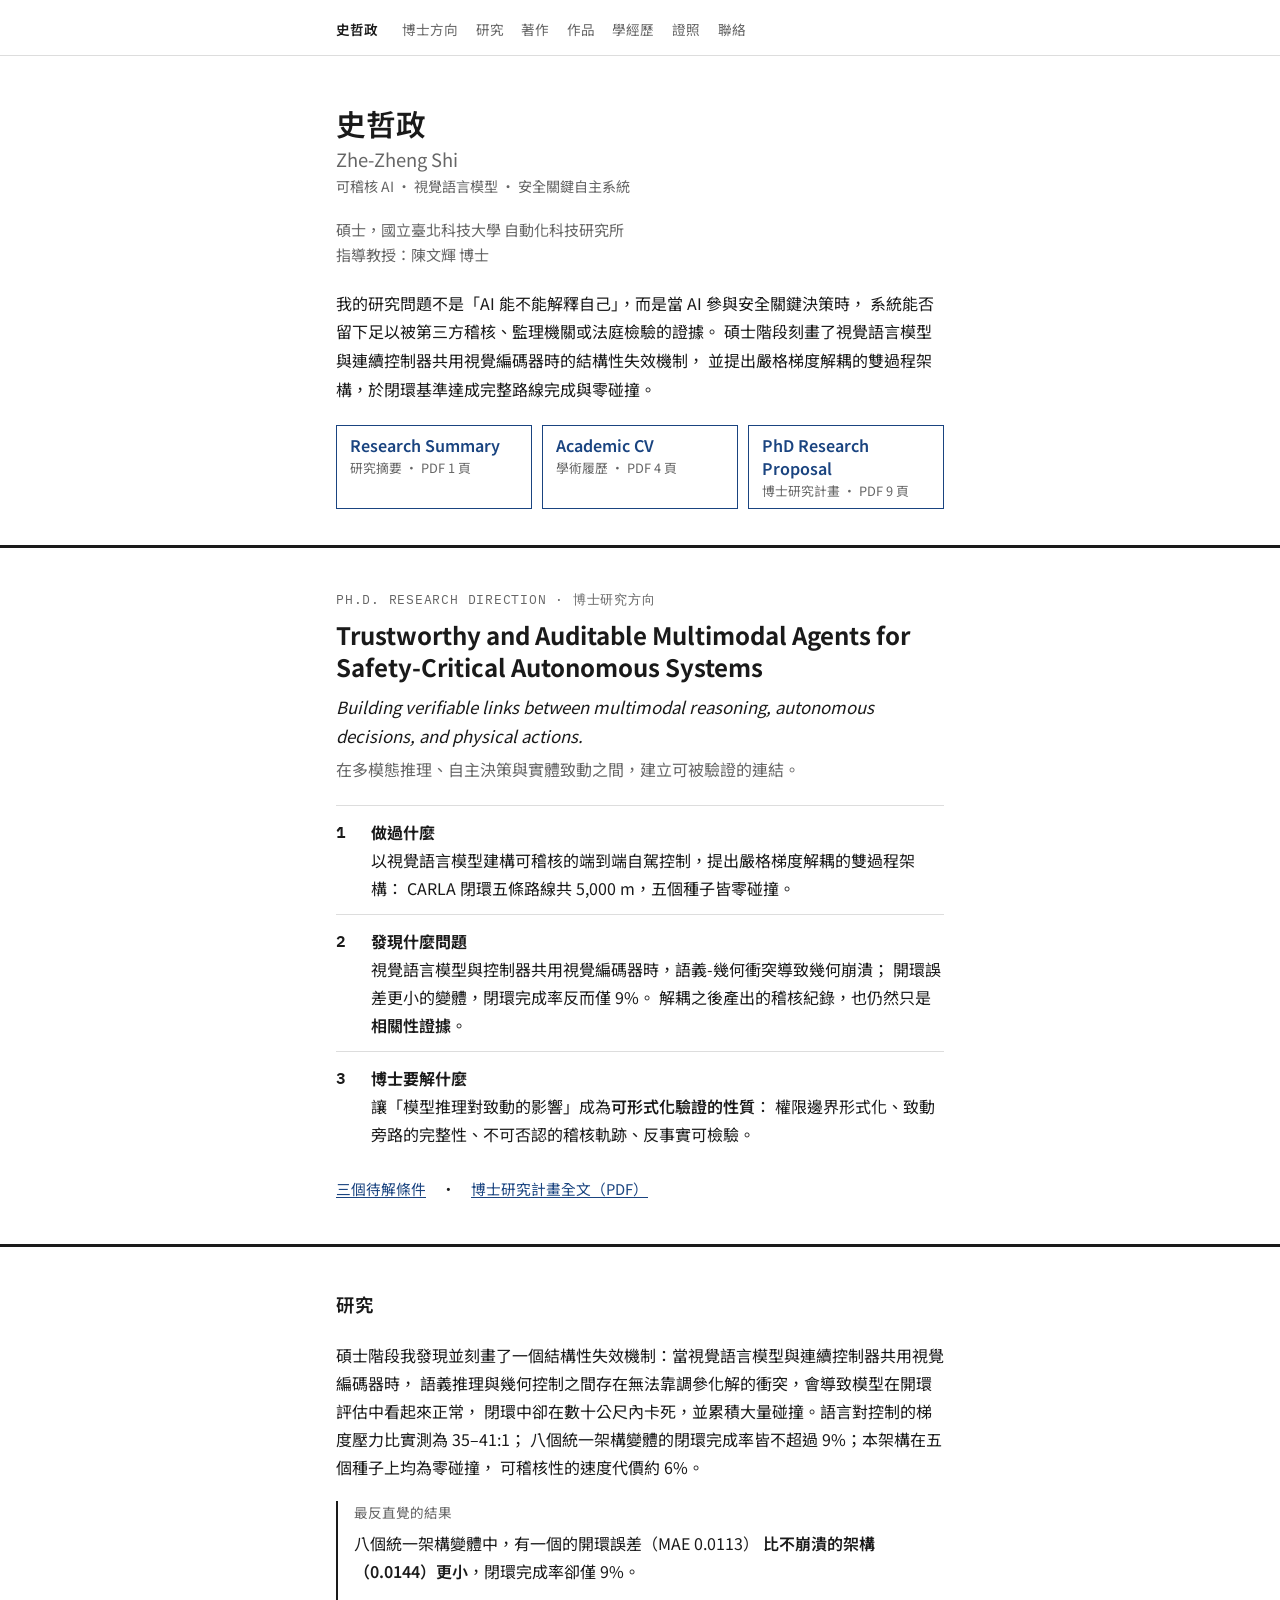
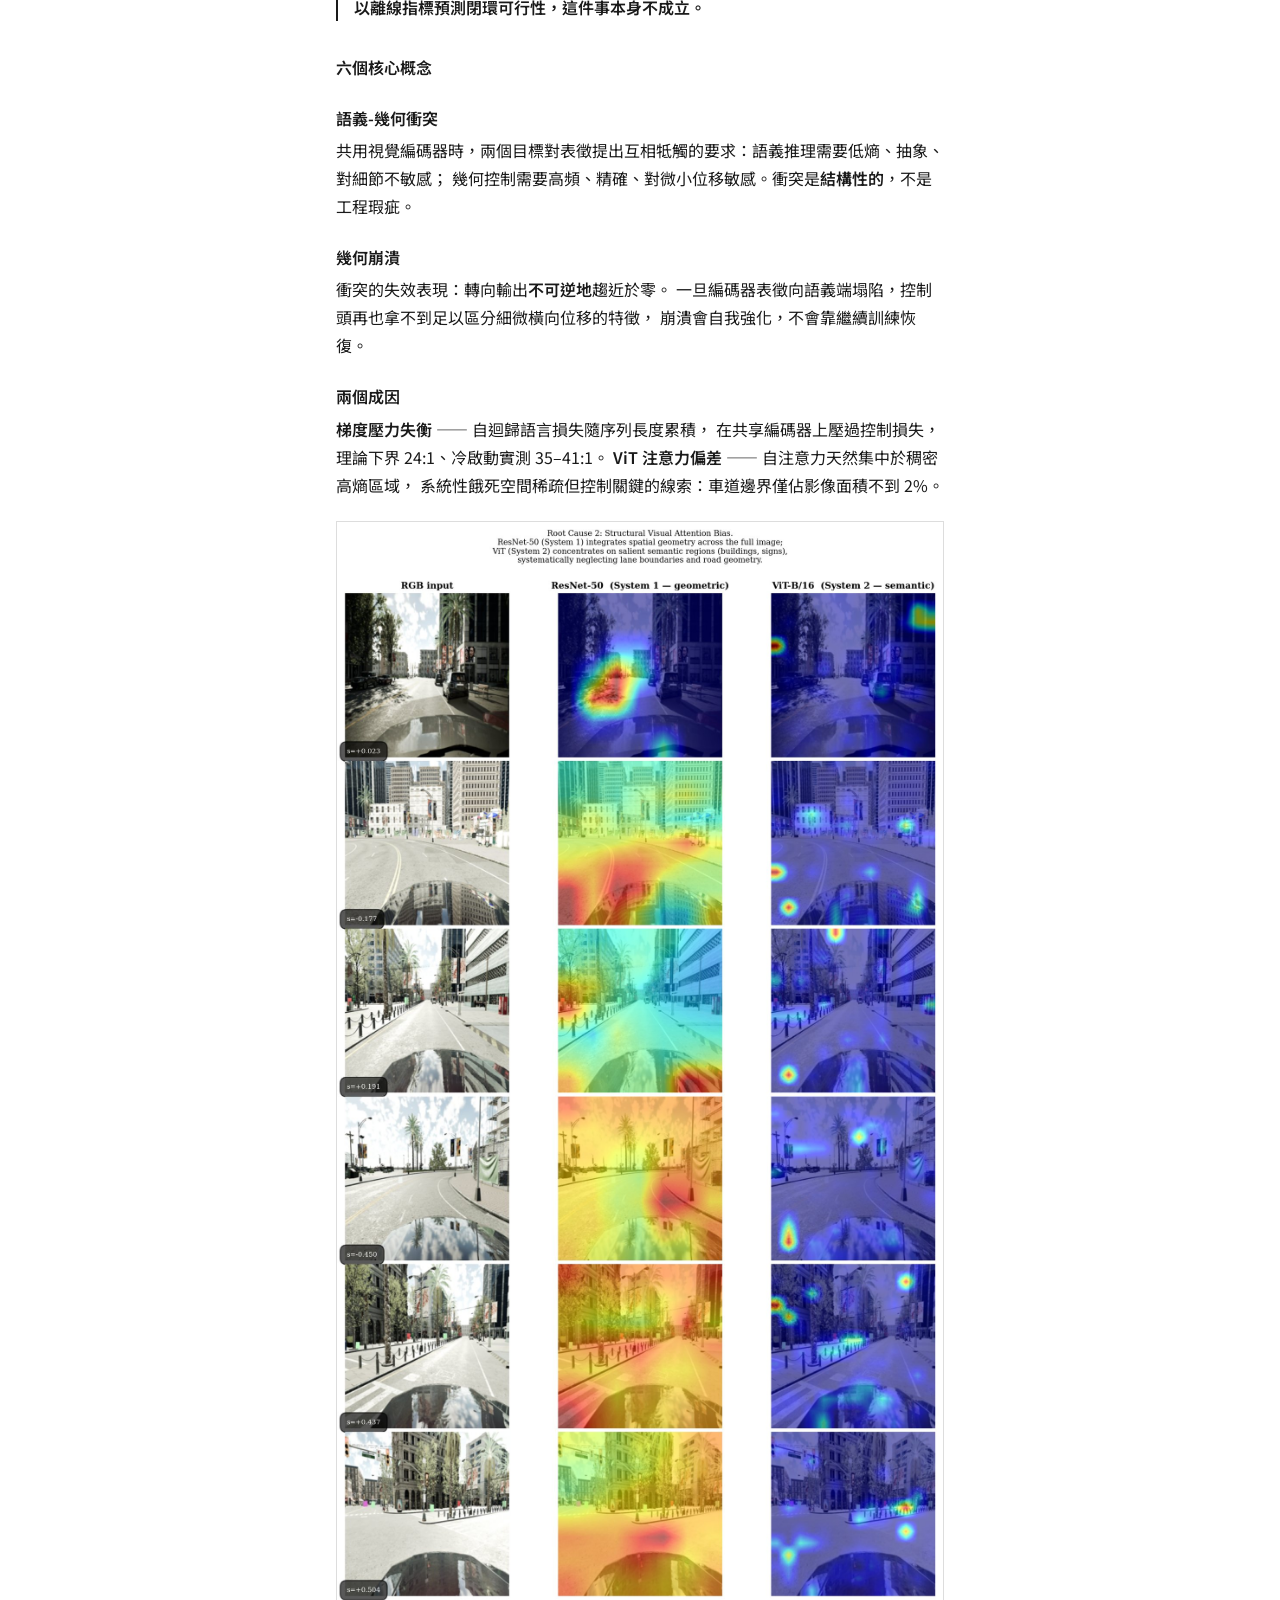
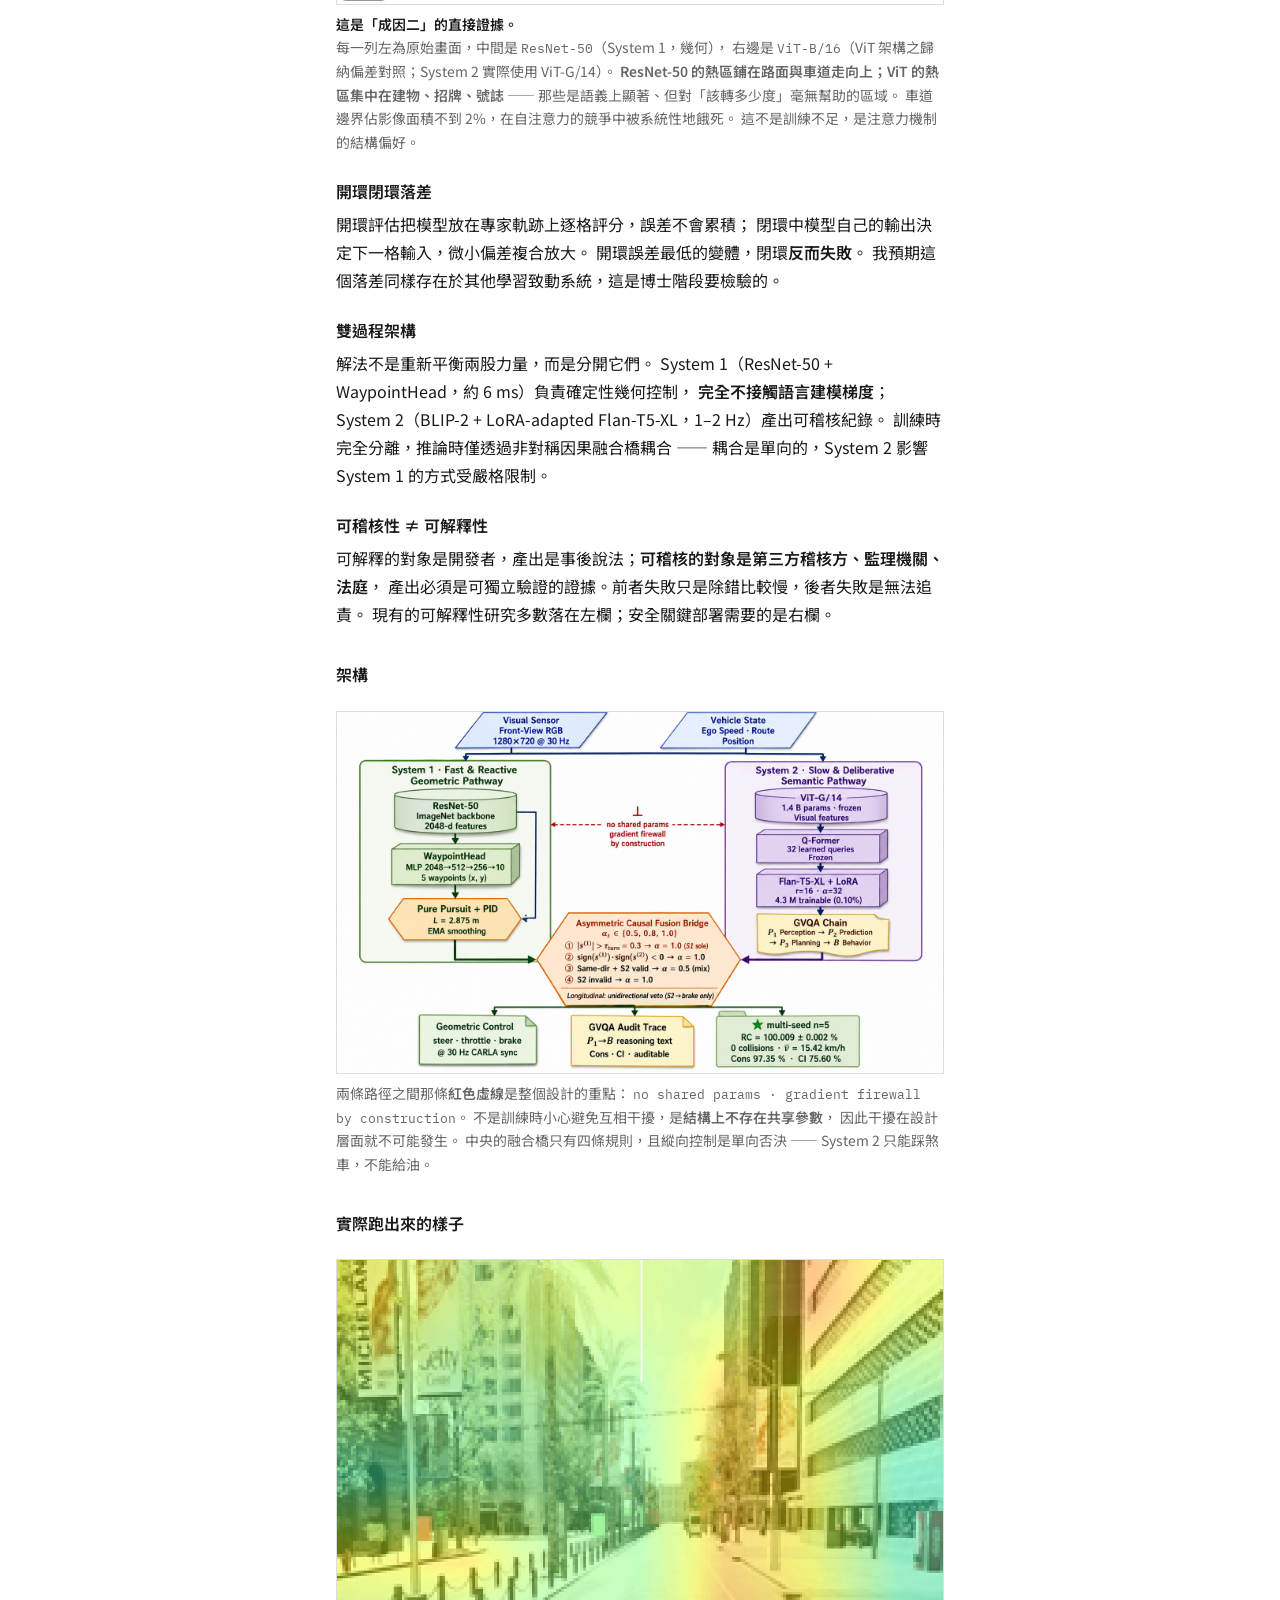
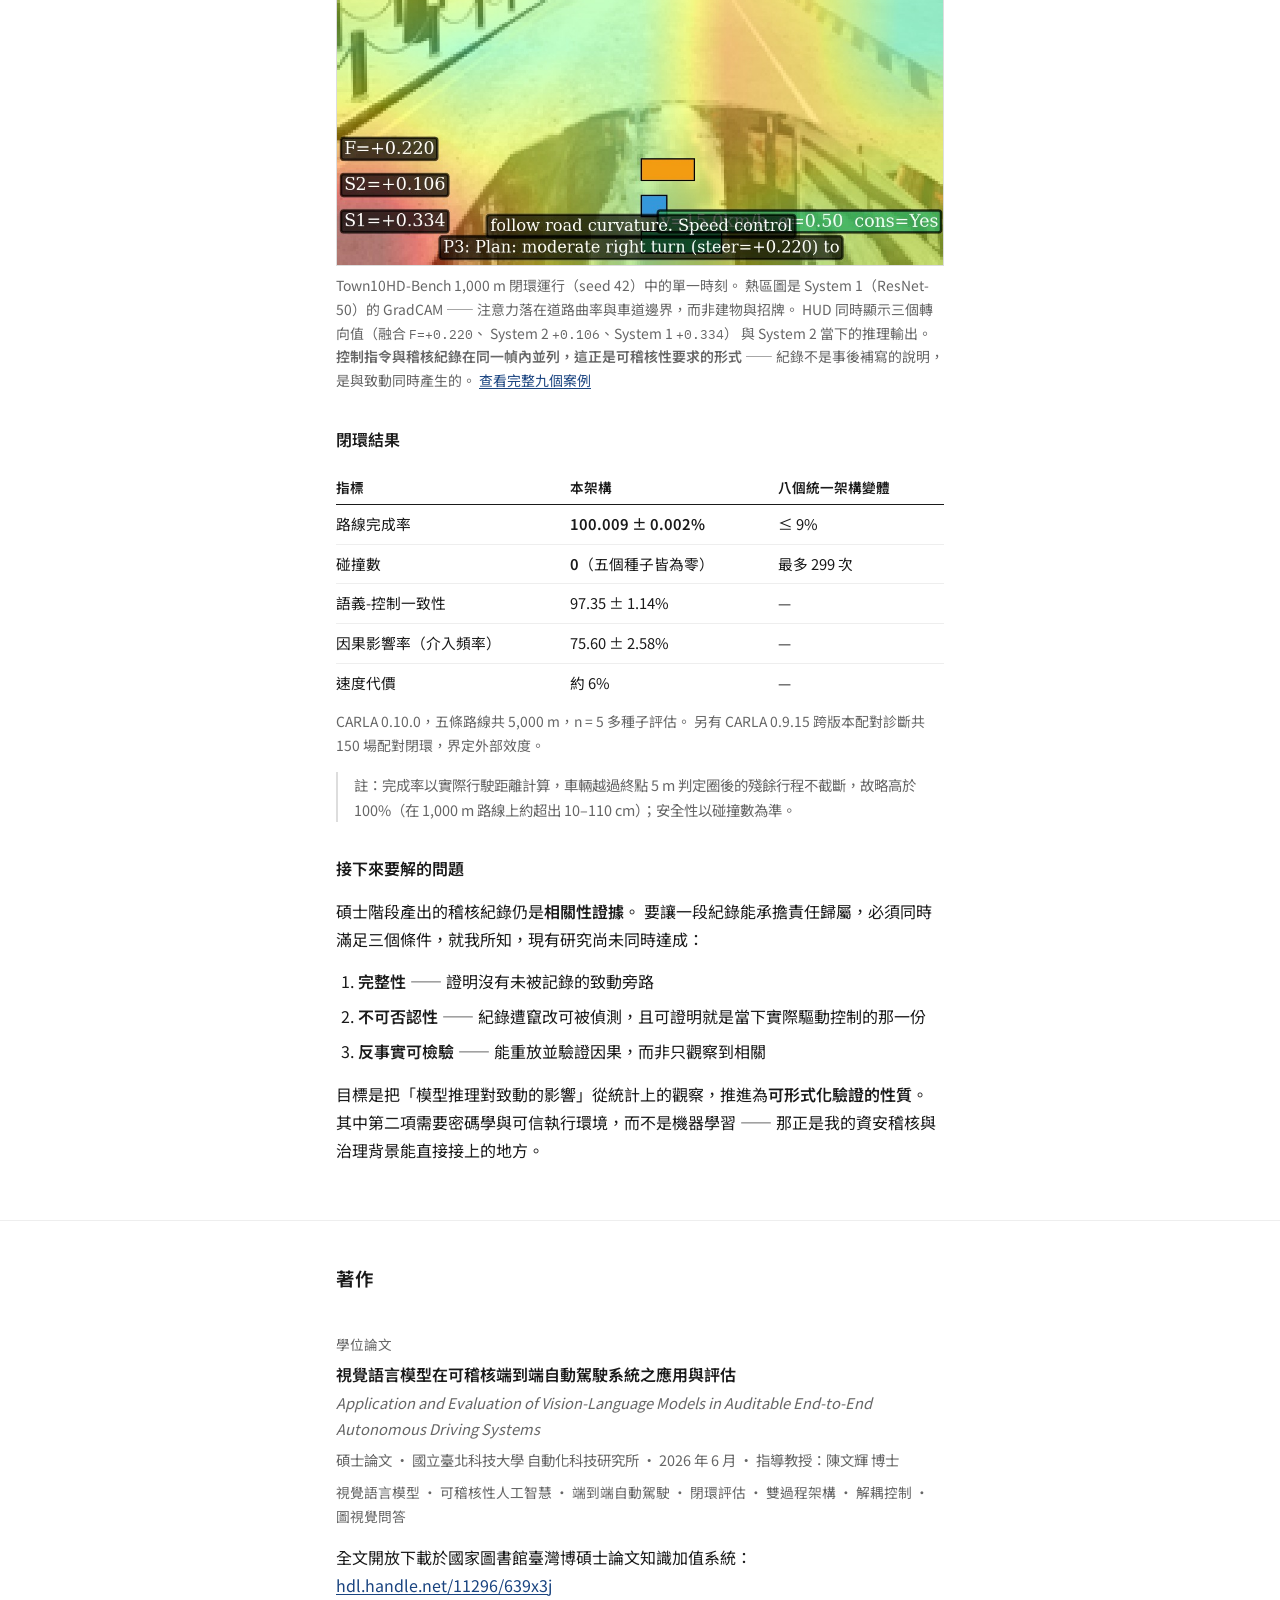
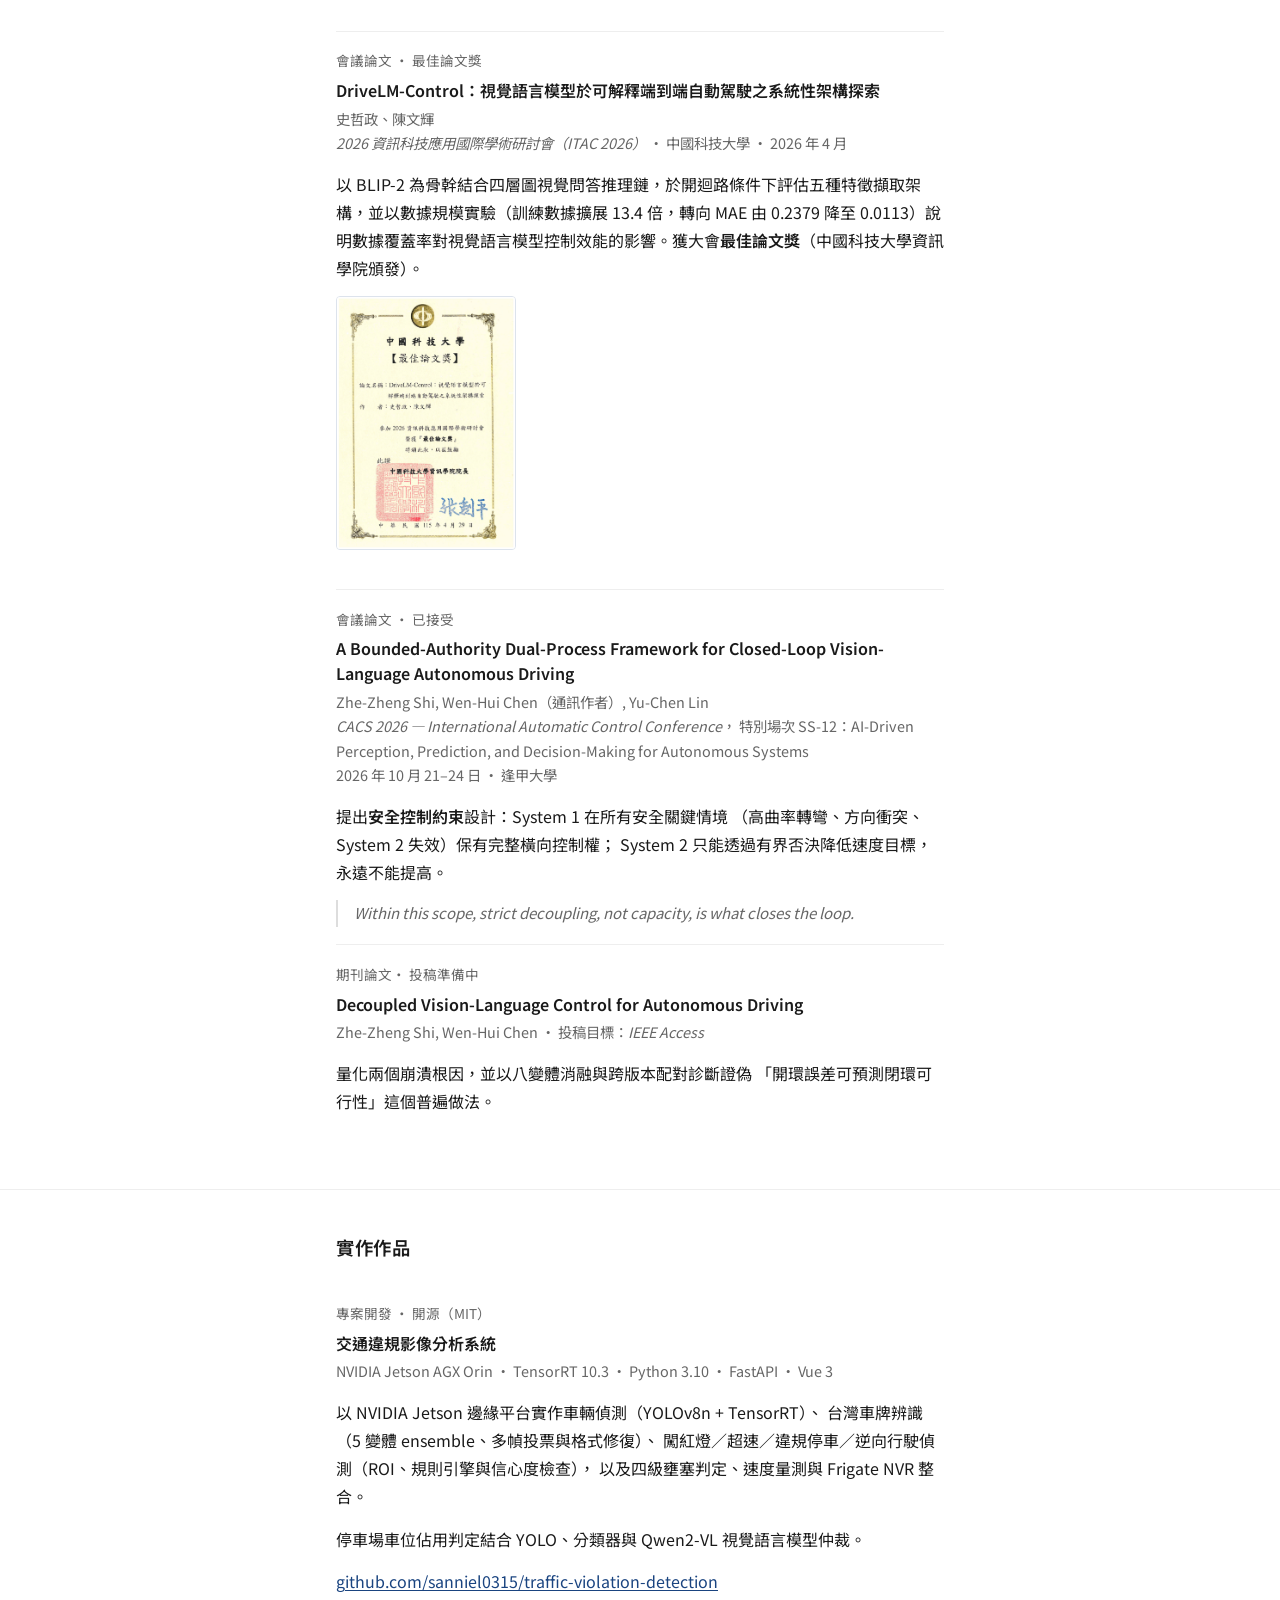
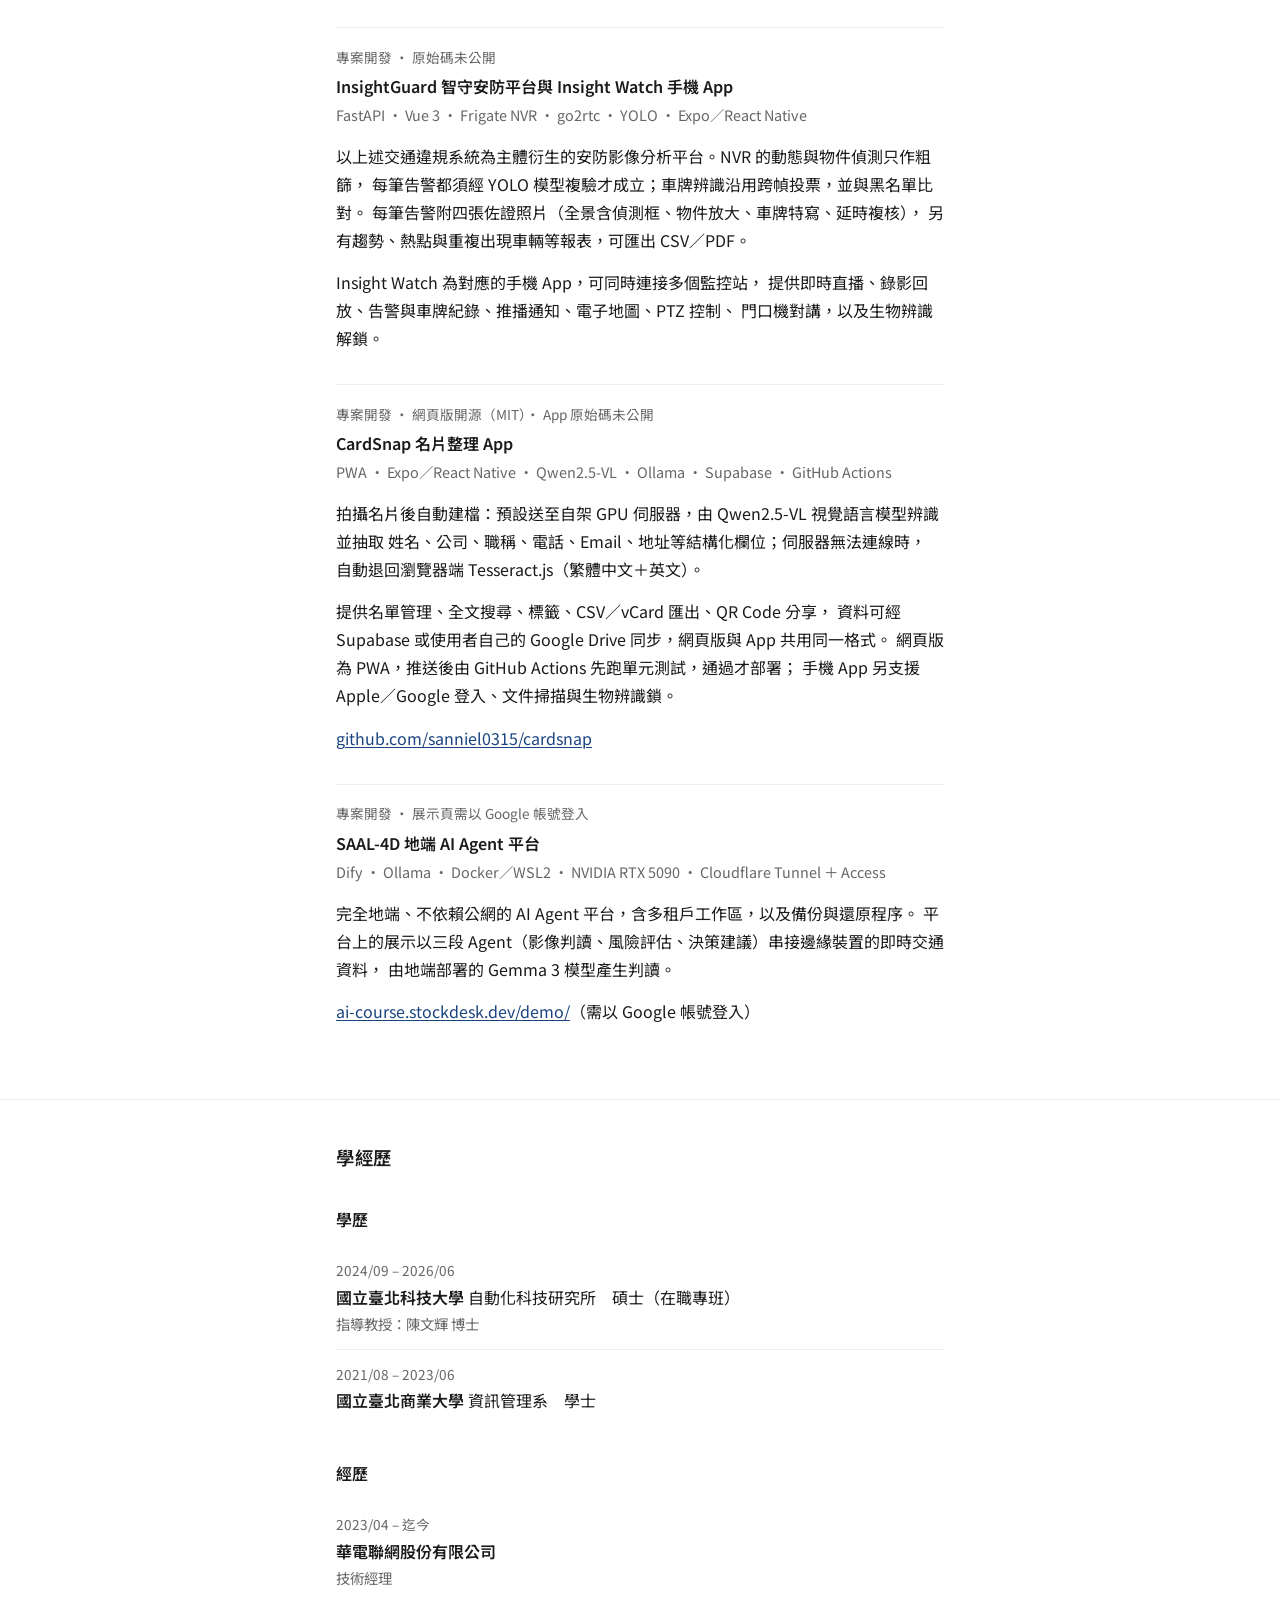
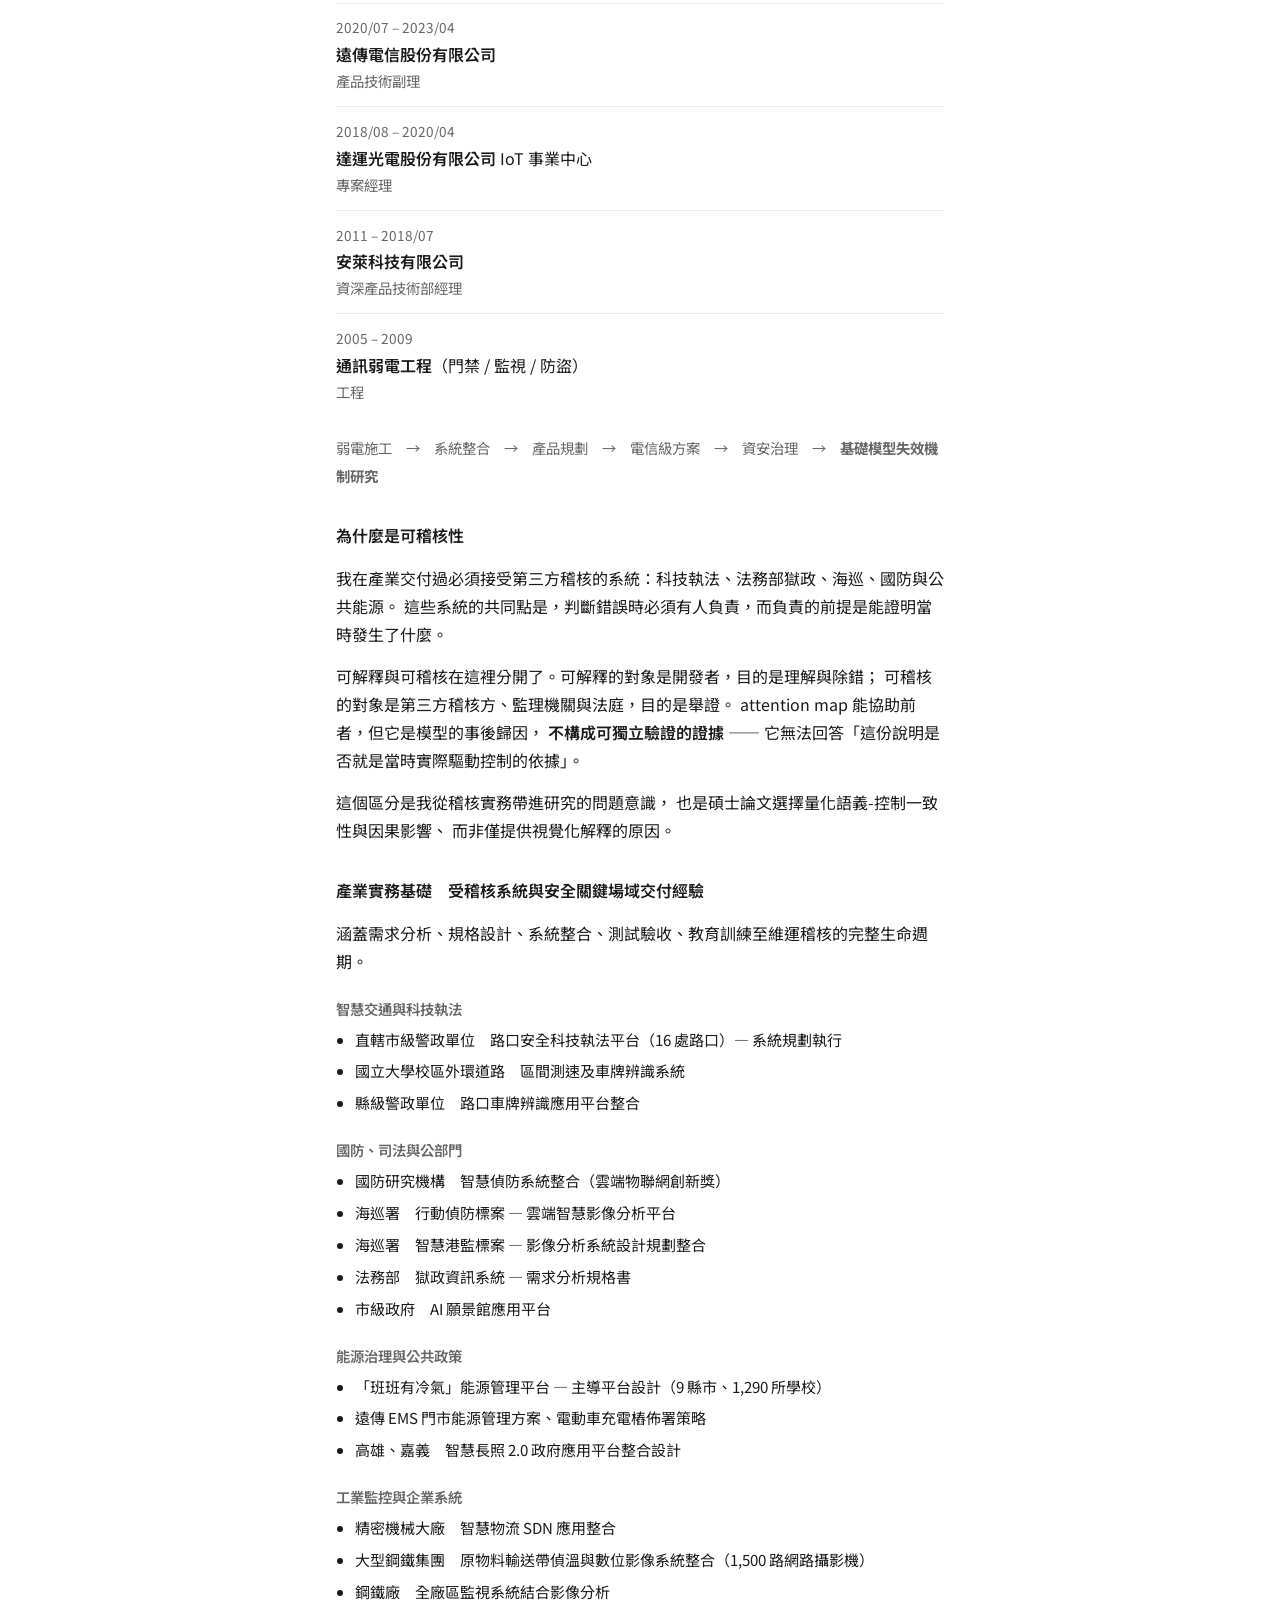
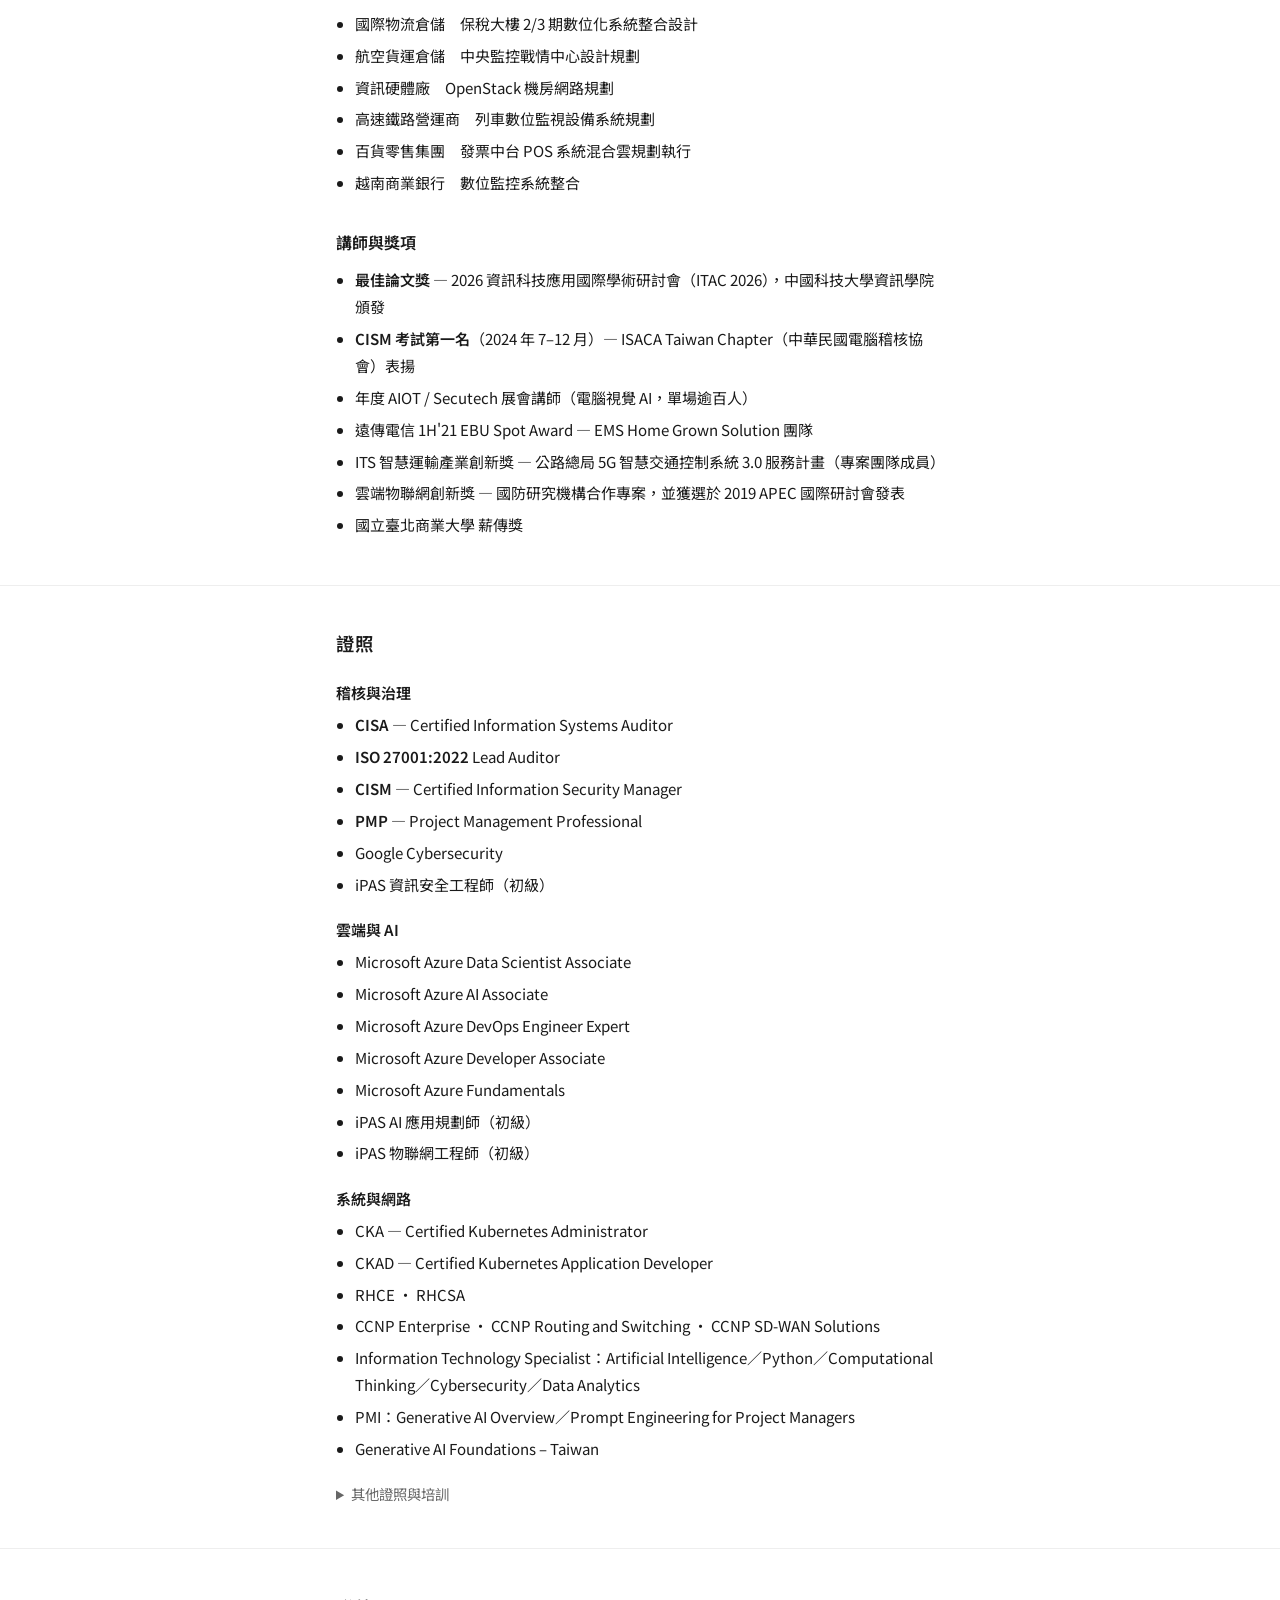
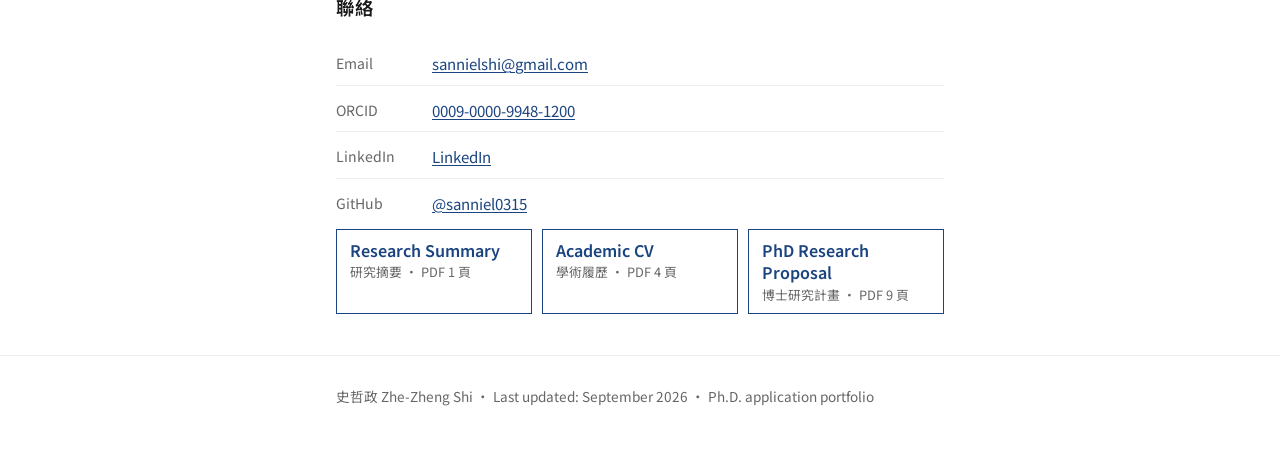
<file: site/index.html>
<!doctype html>
<html lang="zh-Hant">
  <head>
    <meta charset="utf-8" />
    <meta name="viewport" content="width=device-width, initial-scale=1" />
    <title>
      史哲政 Zhe-Zheng Shi — 可稽核 AI · 視覺語言模型 · 安全關鍵自主系統
    </title>
    <meta
      name="description"
      content="國立臺北科技大學自動化科技研究所碩士。研究視覺語言模型於安全關鍵控制的可稽核性，發現並刻畫語義-幾何衝突與幾何崩潰失效機制。"
    />
    <meta name="author" content="史哲政 Zhe-Zheng Shi" />

    <meta property="og:type" content="profile" />
    <meta property="og:title" content="史哲政 Zhe-Zheng Shi" />
    <meta
      property="og:description"
      content="可稽核 AI · 視覺語言模型 · 安全關鍵自主系統"
    />
    <meta
      property="og:url"
      content="https://sanniel0315.github.io/sanniel-lab/"
    />
    <meta
      property="og:image"
      content="https://sanniel0315.github.io/sanniel-lab/files/og-image.png"
    />
    <meta property="og:image:width" content="1200" />
    <meta property="og:image:height" content="630" />
    <meta name="twitter:card" content="summary_large_image" />

    <link rel="preconnect" href="https://fonts.googleapis.com" />
    <link rel="preconnect" href="https://fonts.gstatic.com" crossorigin />
    <link
      href="https://fonts.googleapis.com/css2?family=Noto+Sans+TC:wght@400;500;700;900&family=IBM+Plex+Mono:wght@400&display=swap"
      rel="stylesheet"
    />
    <!--
      結構化資料。搜尋引擎靠這個把「史哲政」「Zhe-Zheng Shi」「ORCID 0009-0000-9948-1200」
      認定為同一個人 —— 沒有它，中英文姓名與 ORCID 是三筆不相干的字串。

      只放已經公開在本頁的欄位，不新增任何未公開資訊。
    -->
    <script type="application/ld+json">
      {
        "@context": "https://schema.org",
        "@type": "Person",
        "name": "史哲政",
        "alternateName": ["Zhe-Zheng Shi", "Shi, Zhe-Zheng"],
        "url": "https://sanniel0315.github.io/sanniel-lab/",
        "email": "sannielshi@gmail.com",
        "identifier": {
          "@type": "PropertyValue",
          "propertyID": "ORCID",
          "value": "https://orcid.org/0009-0000-9948-1200"
        },
        "alumniOf": [
          {
            "@type": "CollegeOrUniversity",
            "name": "國立臺北科技大學",
            "alternateName": "National Taipei University of Technology"
          },
          {
            "@type": "CollegeOrUniversity",
            "name": "國立臺北商業大學",
            "alternateName": "National Taipei University of Business"
          }
        ],
        "knowsAbout": [
          "可稽核 AI",
          "視覺語言模型",
          "安全關鍵自主系統",
          "端到端自動駕駛",
          "Auditable AI",
          "Vision-Language Models",
          "Safety-Critical Autonomous Systems"
        ],
        "sameAs": [
          "https://orcid.org/0009-0000-9948-1200",
          "https://www.linkedin.com/in/%E5%93%B2%E6%94%BF-%E5%8F%B2-872263ab/",
          "https://github.com/sanniel0315"
        ]
      }
    </script>

    <link rel="stylesheet" href="style.css" />
    <link
      rel="icon"
      href="data:image/svg+xml,<svg xmlns='http://www.w3.org/2000/svg' viewBox='0 0 100 100'><text y='.9em' font-size='90'>史</text></svg>"
    />
  </head>

  <body>
    <a class="skip" href="#main">跳至主要內容</a>

    <nav id="nav">
      <div class="nav-inner">
        <a class="nav-name" href="#top">史哲政</a>
        <ul>
          <li><a href="#direction">博士方向</a></li>
          <li><a href="#research">研究</a></li>
          <li><a href="#publications">著作</a></li>
          <li><a href="#projects">作品</a></li>
          <li><a href="#experience">學經歷</a></li>
          <li><a href="#credentials">證照</a></li>
          <li><a href="#contact">聯絡</a></li>
        </ul>
      </div>
    </nav>

    <main id="main">
      <!-- ────────────────────────────────────────────── HERO -->
      <header id="top" class="hero">
        <div class="wrap">
          <h1>史哲政<span class="latin">Zhe-Zheng Shi</span></h1>
          <p class="eyebrow">可稽核 AI · 視覺語言模型 · 安全關鍵自主系統</p>
          <p class="affil">
            碩士，國立臺北科技大學 自動化科技研究所<br />
            指導教授：陳文輝 博士
          </p>

          <p class="lede">
            我的研究問題不是「AI 能不能解釋自己」，而是當 AI 參與安全關鍵決策時，
            系統能否留下足以被第三方稽核、監理機關或法庭檢驗的證據。
            碩士階段刻畫了視覺語言模型與連續控制器共用視覺編碼器時的結構性失效機制，
            並提出嚴格梯度解耦的雙過程架構，於閉環基準達成完整路線完成與零碰撞。
          </p>

          <nav class="docs" aria-label="申請文件">
            <a href="files/shi-zhe-zheng-research-summary.pdf"
              >Research Summary<span>研究摘要 · PDF 1 頁</span></a
            >
            <a href="files/shi-zhe-zheng-cv.pdf"
              >Academic CV<span>學術履歷 · PDF 4 頁</span></a
            >
            <a href="files/shi-zhe-zheng-phd-research-proposal.pdf"
              >PhD Research Proposal<span>博士研究計畫 · PDF 9 頁</span></a
            >
          </nav>
        </div>
      </header>

      <!-- ────────────────────────────────────────────── 博士研究方向 -->
      <!--
        審查委員 20 秒內要讀到三件事：做過什麼 → 發現什麼問題 → 博士要解什麼。
        因此放在首屏正下方，而不是研究區尾端的「接下來要解的問題」——
        那一節仍保留，是這裡第三步的完整版。
        顯眼靠字級與粗線，不靠色塊（見 style.css 開頭的排版原則）。
      -->
      <section id="direction" class="direction">
        <div class="wrap">
          <p class="direction-kicker">Ph.D. Research Direction · 博士研究方向</p>
          <h2 class="direction-title">
            Trustworthy and Auditable Multimodal Agents for Safety-Critical
            Autonomous Systems
          </h2>
          <p class="direction-sub">
            Building verifiable links between multimodal reasoning, autonomous
            decisions, and physical actions.
          </p>
          <p class="direction-zh">
            在多模態推理、自主決策與實體致動之間，建立可被驗證的連結。
          </p>

          <ol class="arc">
            <li>
              <span class="arc-step">做過什麼</span>
              以視覺語言模型建構可稽核的端到端自駕控制，提出嚴格梯度解耦的雙過程架構：
              CARLA 閉環五條路線共 5,000&nbsp;m，五個種子皆零碰撞。
            </li>
            <li>
              <span class="arc-step">發現什麼問題</span>
              視覺語言模型與控制器共用視覺編碼器時，語義-幾何衝突導致幾何崩潰；
              開環誤差更小的變體，閉環完成率反而僅 9%。
              解耦之後產出的稽核紀錄，也仍然只是<strong>相關性證據</strong>。
            </li>
            <li>
              <span class="arc-step">博士要解什麼</span>
              讓「模型推理對致動的影響」成為<strong>可形式化驗證的性質</strong>：
              權限邊界形式化、致動旁路的完整性、不可否認的稽核軌跡、反事實可檢驗。
            </li>
          </ol>

          <p class="direction-more">
            <a href="#next">三個待解條件</a>　·　<a
              href="files/shi-zhe-zheng-phd-research-proposal.pdf"
              >博士研究計畫全文（PDF）</a
            >
          </p>
        </div>
      </section>

      <!-- ────────────────────────────────────────────── 研究 -->
      <section id="research">
        <div class="wrap">
          <h2>研究</h2>

          <p>
            碩士階段我發現並刻畫了一個結構性失效機制：當視覺語言模型與連續控制器共用視覺編碼器時，
            語義推理與幾何控制之間存在無法靠調參化解的衝突，會導致模型在開環評估中看起來正常，
            閉環中卻在數十公尺內卡死，並累積大量碰撞。語言對控制的梯度壓力比實測為 35–41:1；
            八個統一架構變體的閉環完成率皆不超過 9%；本架構在五個種子上均為零碰撞， 可稽核性的速度代價約 6%。
          </p>

          <div class="finding">
            <p class="finding-label">最反直覺的結果</p>
            <p class="finding-text">
              八個統一架構變體中，有一個的開環誤差（MAE&nbsp;0.0113）
              <strong>比不崩潰的架構（0.0144）更小</strong
              >，閉環完成率卻僅&nbsp;9%。
            </p>
            <p class="finding-note">
              以離線指標預測閉環可行性，這件事本身不成立。
            </p>
          </div>

          <h3>六個核心概念</h3>
          <dl class="concepts">
            <dt>語義-幾何衝突</dt>
            <dd>
              共用視覺編碼器時，兩個目標對表徵提出互相牴觸的要求：語義推理需要低熵、抽象、對細節不敏感；
              幾何控制需要高頻、精確、對微小位移敏感。衝突是<strong>結構性的</strong>，不是工程瑕疵。
            </dd>

            <dt>幾何崩潰</dt>
            <dd>
              衝突的失效表現：轉向輸出<strong>不可逆地</strong>趨近於零。
              一旦編碼器表徵向語義端塌陷，控制頭再也拿不到足以區分細微橫向位移的特徵，
              崩潰會自我強化，不會靠繼續訓練恢復。
            </dd>

            <dt>兩個成因</dt>
            <dd>
              <strong>梯度壓力失衡</strong> —— 自迴歸語言損失隨序列長度累積，
              在共享編碼器上壓過控制損失，理論下界 24:1、冷啟動實測 35–41:1。
              <strong>ViT 注意力偏差</strong> ——
              自注意力天然集中於稠密高熵區域，
              系統性餓死空間稀疏但控制關鍵的線索：車道邊界僅佔影像面積不到 2%。
            </dd>
          </dl>

          <figure class="fig">
            <img
              src="files/attention-bias.jpg"
              width="1400"
              height="2499"
              loading="lazy"
              alt="六組駕駛場景的注意力對比，每列三欄：左為原始 RGB 影像，中為 ResNet-50（System 1，幾何）的類別活化圖，右為 ViT-B/16（ViT 架構之歸納偏差對照）的注意力圖。ResNet-50 的熱區大範圍覆蓋路面與車道走向；ViT 的熱區則集中在建物、招牌、號誌等少數高語義密度的點，路面與車道邊界幾乎沒有被關注。"
            />
            <figcaption>
              <b>這是「成因二」的直接證據。</b>
              每一列左為原始畫面，中間是
              <span class="mono">ResNet-50</span>（System 1，幾何）， 右邊是
              <span class="mono">ViT-B/16</span>（ViT 架構之歸納偏差對照；System 2 實際使用 ViT-G/14）。
              <strong
                >ResNet-50 的熱區鋪在路面與車道走向上；ViT
                的熱區集中在建物、招牌、號誌</strong
              >
              —— 那些是語義上顯著、但對「該轉多少度」毫無幫助的區域。
              車道邊界佔影像面積不到 2%，在自注意力的競爭中被系統性地餓死。
              這不是訓練不足，是注意力機制的結構偏好。
            </figcaption>
          </figure>

          <dl class="concepts">
            <dt>開環閉環落差</dt>
            <dd>
              開環評估把模型放在專家軌跡上逐格評分，誤差不會累積；
              閉環中模型自己的輸出決定下一格輸入，微小偏差複合放大。
              開環誤差最低的變體，閉環<strong>反而失敗</strong>。
              我預期這個落差同樣存在於其他學習致動系統，這是博士階段要檢驗的。
            </dd>

            <dt>雙過程架構</dt>
            <dd>
              解法不是重新平衡兩股力量，而是分開它們。 System 1（ResNet-50 +
              WaypointHead，約 6 ms）負責確定性幾何控制，
              <strong>完全不接觸語言建模梯度</strong>； System 2（BLIP-2 +
              LoRA-adapted Flan-T5-XL，1–2 Hz）產出可稽核紀錄。
              訓練時完全分離，推論時僅透過非對稱因果融合橋耦合 ——
              耦合是單向的，System 2 影響 System 1 的方式受嚴格限制。
            </dd>

            <dt>可稽核性 ≠ 可解釋性</dt>
            <dd>
              可解釋的對象是開發者，產出是事後說法；<strong>可稽核的對象是第三方稽核方、監理機關、法庭</strong>，
              產出必須是可獨立驗證的證據。前者失敗只是除錯比較慢，後者失敗是無法追責。
              現有的可解釋性研究多數落在左欄；安全關鍵部署需要的是右欄。
            </dd>
          </dl>

          <h3>架構</h3>
          <figure class="fig">
            <img
              src="files/architecture.png"
              width="1536"
              height="916"
              loading="lazy"
              alt="雙過程架構圖。上方兩個藍色平行四邊形為輸入：前視 RGB 相機 1280x720 @ 30 Hz，以及車輛狀態（自車速度、路徑、位置）。左側綠色為 System 1 幾何路徑：ResNet-50 ImageNet 骨幹輸出 2048 維特徵，經 WaypointHead 多層感知器 2048-512-256-10 產生五個路徑點，再由 Pure Pursuit 加 PID 合成控制，前視距離 2.875 公尺並以 EMA 平滑。右側紫色為 System 2 語義路徑：ViT-G/14 共 14 億參數且凍結、Q-Former 32 個學習查詢且凍結、Flan-T5-XL 加 LoRA r=16 alpha=32 共 430 萬可訓練參數佔 0.10%，輸出 GVQA 四層推理鏈。兩條路徑之間以紅色虛線標示 no shared params、gradient firewall by construction。中央橘色六邊形為非對稱因果融合橋，列出四條規則決定融合權重，並註明縱向為單向否決，System 2 只能煞車。下方三個輸出：幾何控制指令、GVQA 稽核軌跡、以及多種子 n=5 的驗證結果。"
            />
            <figcaption>
              兩條路徑之間那條<strong>紅色虛線</strong>是整個設計的重點：
              <span class="mono"
                >no shared params · gradient firewall by construction</span
              >。
              不是訓練時小心避免互相干擾，是<strong>結構上不存在共享參數</strong>，
              因此干擾在設計層面就不可能發生。
              中央的融合橋只有四條規則，且縱向控制是單向否決 —— System 2
              只能踩煞車，不能給油。
            </figcaption>
          </figure>

          <h3>實際跑出來的樣子</h3>
          <figure class="evidence">
            <a
              href="files/closed-loop-evidence-full.jpg"
              title="點擊查看完整九個案例"
            >
              <img
                src="files/closed-loop-case.jpg"
                width="1016"
                height="1015"
                loading="lazy"
                alt="閉環運行的單一時刻：畫面疊上 GradCAM 熱區圖與 HUD。左下顯示融合輸出 F=+0.220、System 2 轉向 +0.106、System 1 轉向 +0.334；下方為 System 2 的推理輸出「follow road curvature」與「Plan: moderate right turn (steer=+0.220)」，一致性檢查標記為 Yes。"
              />
            </a>
            <figcaption>
              Town10HD-Bench 1,000 m 閉環運行（seed 42）中的單一時刻。 熱區圖是
              System 1（ResNet-50）的 GradCAM ——
              注意力落在道路曲率與車道邊界，而非建物與招牌。 HUD
              同時顯示三個轉向值（融合 <span class="mono">F=+0.220</span>、
              System 2 <span class="mono">+0.106</span>、System 1
              <span class="mono">+0.334</span>） 與 System 2 當下的推理輸出。
              <strong
                >控制指令與稽核紀錄在同一幀內並列，這正是可稽核性要求的形式</strong
              >
              —— 紀錄不是事後補寫的說明，是與致動同時產生的。
              <a href="files/closed-loop-evidence-full.jpg">查看完整九個案例</a>
            </figcaption>
          </figure>

          <h3>閉環結果</h3>
          <div class="table-wrap">
            <table class="data">
              <thead>
                <tr>
                  <th>指標</th>
                  <th>本架構</th>
                  <th>八個統一架構變體</th>
                </tr>
              </thead>
              <tbody>
                <tr>
                  <td>路線完成率</td>
                  <td><strong>100.009 ± 0.002%</strong></td>
                  <td>≤ 9%</td>
                </tr>
                <tr>
                  <td>碰撞數</td>
                  <td><strong>0</strong>（五個種子皆為零）</td>
                  <td>最多 299 次</td>
                </tr>
                <tr>
                  <td>語義-控制一致性</td>
                  <td>97.35 ± 1.14%</td>
                  <td>—</td>
                </tr>
                <tr>
                  <td>因果影響率（介入頻率）</td>
                  <td>75.60 ± 2.58%</td>
                  <td>—</td>
                </tr>
                <tr>
                  <td>速度代價</td>
                  <td>約 6%</td>
                  <td>—</td>
                </tr>
              </tbody>
            </table>
          </div>
          <p class="caption">
            CARLA 0.10.0，五條路線共 5,000 m，n = 5 多種子評估。 另有 CARLA
            0.9.15 跨版本配對診斷共 150 場配對閉環，界定外部效度。
          </p>

          <p class="explain">
            註：完成率以實際行駛距離計算，車輛越過終點 5 m 判定圈後的殘餘行程不截斷，故略高於 100%（在 1,000 m 路線上約超出 10–110 cm）；安全性以碰撞數為準。
          </p>

          <h3 id="next">接下來要解的問題</h3>
          <p>
            碩士階段產出的稽核紀錄仍是<strong>相關性證據</strong>。
            要讓一段紀錄能承擔責任歸屬，必須同時滿足三個條件，就我所知，現有研究尚未同時達成：
          </p>
          <ol class="conditions">
            <li><strong>完整性</strong> —— 證明沒有未被記錄的致動旁路</li>
            <li>
              <strong>不可否認性</strong> ——
              紀錄遭竄改可被偵測，且可證明就是當下實際驅動控制的那一份
            </li>
            <li>
              <strong>反事實可檢驗</strong> ——
              能重放並驗證因果，而非只觀察到相關
            </li>
          </ol>
          <p>
            目標是把「模型推理對致動的影響」從統計上的觀察，推進為<strong>可形式化驗證的性質</strong>。
            其中第二項需要密碼學與可信執行環境，而不是機器學習 ——
            那正是我的資安稽核與治理背景能直接接上的地方。
          </p>
        </div>
      </section>

      <!-- ────────────────────────────────────────────── 著作 -->
      <section id="publications">
        <div class="wrap">
          <h2>著作</h2>

          <article class="pub">
            <p class="pub-kind">學位論文</p>
            <h3>視覺語言模型在可稽核端到端自動駕駛系統之應用與評估</h3>
            <p class="pub-en">
              Application and Evaluation of Vision-Language Models in Auditable
              End-to-End Autonomous Driving Systems
            </p>
            <p class="pub-meta">
              碩士論文 · 國立臺北科技大學 自動化科技研究所 · 2026 年 6 月 ·
              指導教授：陳文輝 博士
            </p>
            <p class="pub-keywords">
              視覺語言模型 · 可稽核性人工智慧 · 端到端自動駕駛 · 閉環評估 ·
              雙過程架構 · 解耦控制 · 圖視覺問答
            </p>
            <p>
              全文開放下載於國家圖書館臺灣博碩士論文知識加值系統：<a
                href="https://hdl.handle.net/11296/639x3j"
                >hdl.handle.net/11296/639x3j</a
              >
            </p>
          </article>

          <article class="pub">
            <p class="pub-kind">會議論文 · 最佳論文獎</p>
            <h3>DriveLM-Control：視覺語言模型於可解釋端到端自動駕駛之系統性架構探索</h3>
            <p class="pub-meta">
              史哲政、陳文輝<br />
              <em>2026 資訊科技應用國際學術研討會（ITAC 2026）</em> · 中國科技大學 ·
              2026 年 4 月
            </p>
            <p>
              以 BLIP-2 為骨幹結合四層圖視覺問答推理鏈，於開迴路條件下評估五種特徵擷取架構，並以數據規模實驗（訓練數據擴展 13.4 倍，轉向 MAE 由 0.2379 降至 0.0113）說明數據覆蓋率對視覺語言模型控制效能的影響。獲大會<strong>最佳論文獎</strong>（中國科技大學資訊學院頒發）。
            </p>
            <p>
              <a href="files/itac-2026-best-paper.jpg" target="_blank" rel="noopener">
                <img
                  src="files/itac-2026-best-paper.jpg"
                  alt="ITAC 2026 最佳論文獎獎狀"
                  loading="lazy"
                  style="width: 180px; max-width: 45%; height: auto; border: 1px solid #dde3ec; border-radius: 4px"
                />
              </a>
            </p>
          </article>

          <article class="pub">
            <p class="pub-kind">會議論文 · 已接受</p>
            <h3 class="en">
              A Bounded-Authority Dual-Process Framework for Closed-Loop
              Vision-Language Autonomous Driving
            </h3>
            <p class="pub-meta">
              Zhe-Zheng Shi, Wen-Hui Chen（通訊作者）, Yu-Chen Lin<br />
              <em>CACS 2026 — International Automatic Control Conference</em>，
              特別場次 SS-12：AI-Driven Perception, Prediction, and
              Decision-Making for Autonomous Systems<br />
              2026 年 10 月 21–24 日 · 逢甲大學
              <!-- 此處不加收錄宣稱。理由與現況見 vault 之 論文著作清單 C1 節。 -->
            </p>
            <p>
              提出<strong>安全控制約束</strong>設計：System 1 在所有安全關鍵情境
              （高曲率轉彎、方向衝突、System 2 失效）保有完整橫向控制權； System
              2 只能透過有界否決降低速度目標，永遠不能提高。
            </p>
            <blockquote>
              Within this scope, strict decoupling, not capacity, is what closes
              the loop.
            </blockquote>
          </article>

          <article class="pub">
            <p class="pub-kind">期刊論文· 投稿準備中</p>
            <h3 class="en">
              Decoupled Vision-Language Control for Autonomous Driving
            </h3>
            <p class="pub-meta">
              Zhe-Zheng Shi, Wen-Hui Chen · 投稿目標：<em>IEEE Access</em>
            </p>
            <p>
              量化兩個崩潰根因，並以八變體消融與跨版本配對診斷證偽
              「開環誤差可預測閉環可行性」這個普遍做法。
            </p>
          </article>
        </div>
      </section>

      <!-- ────────────────────────────────────────────── 實作作品 -->
      <!--
        內容只取自專案 README 明載的功能與技術（2026-09-14 核對）；
        使用者確認為專案開發。
      -->
      <section id="projects">
        <div class="wrap">
          <h2>實作作品</h2>

          <article class="pub">
            <p class="pub-kind">專案開發 · 開源（MIT）</p>
            <h3>交通違規影像分析系統</h3>
            <p class="pub-meta">
              NVIDIA Jetson AGX Orin · TensorRT 10.3 · Python 3.10 · FastAPI · Vue 3
            </p>
            <p>
              以 NVIDIA Jetson 邊緣平台實作車輛偵測（YOLOv8n + TensorRT）、
              台灣車牌辨識（5 變體 ensemble、多幀投票與格式修復）、
              闖紅燈／超速／違規停車／逆向行駛偵測（ROI、規則引擎與信心度檢查），
              以及四級壅塞判定、速度量測與 Frigate NVR 整合。
            </p>
            <p>
              停車場車位佔用判定結合 YOLO、分類器與 Qwen2-VL 視覺語言模型仲裁。
            </p>
            <p>
              <a href="https://github.com/sanniel0315/traffic-violation-detection"
                >github.com/sanniel0315/traffic-violation-detection</a
              >
            </p>
          </article>

          <article class="pub">
            <p class="pub-kind">專案開發 · 原始碼未公開</p>
            <h3>InsightGuard 智守安防平台與 Insight Watch 手機 App</h3>
            <p class="pub-meta">
              FastAPI · Vue 3 · Frigate NVR · go2rtc · YOLO · Expo／React Native
            </p>
            <p>
              以上述交通違規系統為主體衍生的安防影像分析平台。NVR 的動態與物件偵測只作粗篩，
              每筆告警都須經 YOLO 模型複驗才成立；車牌辨識沿用跨幀投票，並與黑名單比對。
              每筆告警附四張佐證照片（全景含偵測框、物件放大、車牌特寫、延時複核），
              另有趨勢、熱點與重複出現車輛等報表，可匯出 CSV／PDF。
            </p>
            <p>
              Insight Watch 為對應的手機 App，可同時連接多個監控站，
              提供即時直播、錄影回放、告警與車牌紀錄、推播通知、電子地圖、PTZ 控制、
              門口機對講，以及生物辨識解鎖。
            </p>
          </article>

          <article class="pub">
            <p class="pub-kind">專案開發 · 網頁版開源（MIT）· App 原始碼未公開</p>
            <h3>CardSnap 名片整理 App</h3>
            <p class="pub-meta">
              PWA · Expo／React Native · Qwen2.5-VL · Ollama · Supabase · GitHub Actions
            </p>
            <p>
              拍攝名片後自動建檔：預設送至自架 GPU 伺服器，由 Qwen2.5-VL 視覺語言模型辨識並抽取
              姓名、公司、職稱、電話、Email、地址等結構化欄位；伺服器無法連線時，
              自動退回瀏覽器端 Tesseract.js（繁體中文＋英文）。
            </p>
            <p>
              提供名單管理、全文搜尋、標籤、CSV／vCard 匯出、QR Code 分享，
              資料可經 Supabase 或使用者自己的 Google Drive 同步，網頁版與 App 共用同一格式。
              網頁版為 PWA，推送後由 GitHub Actions 先跑單元測試，通過才部署；
              手機 App 另支援 Apple／Google 登入、文件掃描與生物辨識鎖。
            </p>
            <p>
              <a href="https://github.com/sanniel0315/cardsnap"
                >github.com/sanniel0315/cardsnap</a
              >
            </p>
          </article>

          <article class="pub">
            <p class="pub-kind">專案開發 · 展示頁需以 Google 帳號登入</p>
            <h3>SAAL-4D 地端 AI Agent 平台</h3>
            <p class="pub-meta">
              Dify · Ollama · Docker／WSL2 · NVIDIA RTX 5090 · Cloudflare Tunnel ＋ Access
            </p>
            <p>
              完全地端、不依賴公網的 AI Agent 平台，含多租戶工作區，以及備份與還原程序。
              平台上的展示以三段 Agent（影像判讀、風險評估、決策建議）串接邊緣裝置的即時交通資料，
              由地端部署的 Gemma 3 模型產生判讀。
            </p>
            <p>
              <a href="https://ai-course.stockdesk.dev/demo/"
                >ai-course.stockdesk.dev/demo/</a
              >（需以 Google 帳號登入）
            </p>
          </article>
        </div>
      </section>

      <!-- ────────────────────────────────────────────── 學經歷 -->
      <section id="experience">
        <div class="wrap">
          <h2>學經歷</h2>

          <h3>學歷</h3>
          <ul class="entries">
            <li>
              <span class="when">2024/09 – 2026/06</span>
              <span class="what">國立臺北科技大學</span> 自動化科技研究所　碩士（在職專班）
              <span class="note">指導教授：陳文輝 博士</span>
            </li>
            <li>
              <span class="when">2021/08 – 2023/06</span>
              <span class="what">國立臺北商業大學</span> 資訊管理系　學士
            </li>
          </ul>

          <h3>經歷</h3>
          <ul class="entries">
            <li>
              <span class="when">2023/04 – 迄今</span>
              <span class="what">華電聯網股份有限公司</span>
              <span class="note">技術經理</span>
            </li>
            <li>
              <span class="when">2020/07 – 2023/04</span>
              <span class="what">遠傳電信股份有限公司</span>
              <span class="note">產品技術副理</span>
            </li>
            <li>
              <span class="when">2018/08 – 2020/04</span>
              <span class="what">達運光電股份有限公司</span> IoT 事業中心
              <span class="note">專案經理</span>
            </li>
            <li>
              <span class="when">2011 – 2018/07</span>
              <span class="what">安萊科技有限公司</span>
              <span class="note">資深產品技術部經理</span>
            </li>
            <li>
              <span class="when">2005 – 2009</span>
              <span class="what">通訊弱電工程</span>（門禁 / 監視 / 防盜）
              <span class="note">工程</span>
            </li>
          </ul>

          <p class="trajectory">
            弱電施工　→　系統整合　→　產品規劃　→　電信級方案　→　資安治理　→　<b
              >基礎模型失效機制研究</b
            >
          </p>

          <h3>為什麼是可稽核性</h3>
          <p>
            我在產業交付過必須接受第三方稽核的系統：科技執法、法務部獄政、海巡、國防與公共能源。
            這些系統的共同點是，判斷錯誤時必須有人負責，而負責的前提是能證明當時發生了什麼。
          </p>
          <p>
            可解釋與可稽核在這裡分開了。可解釋的對象是開發者，目的是理解與除錯；
            可稽核的對象是第三方稽核方、監理機關與法庭，目的是舉證。
            attention map 能協助前者，但它是模型的事後歸因，
            <strong>不構成可獨立驗證的證據</strong> ——
            它無法回答「這份說明是否就是當時實際驅動控制的依據」。
          </p>
          <p>
            這個區分是我從稽核實務帶進研究的問題意識，
            也是碩士論文選擇量化語義-控制一致性與因果影響、
            而非僅提供視覺化解釋的原因。
          </p>

          <h3>產業實務基礎　受稽核系統與安全關鍵場域交付經驗</h3>
          <p>
            涵蓋需求分析、規格設計、系統整合、測試驗收、教育訓練至維運稽核的完整生命週期。
          </p>
          <div class="projects">
            <div>
              <h4>智慧交通與科技執法</h4>
              <ul>
                <li>
                  直轄市級警政單位　路口安全科技執法平台（16 處路口）—
                  系統規劃執行
                </li>
                <li>國立大學校區外環道路　區間測速及車牌辨識系統</li>
                <li>縣級警政單位　路口車牌辨識應用平台整合</li>
              </ul>
            </div>
            <div>
              <h4>國防、司法與公部門</h4>
              <ul>
                <li>國防研究機構　智慧偵防系統整合（雲端物聯網創新獎）</li>
                <li>海巡署　行動偵防標案 — 雲端智慧影像分析平台</li>
                <li>海巡署　智慧港監標案 — 影像分析系統設計規劃整合</li>
                <li>法務部　獄政資訊系統 — 需求分析規格書</li>
                <li>市級政府　AI 願景館應用平台</li>
              </ul>
            </div>
            <div>
              <h4>能源治理與公共政策</h4>
              <ul>
                <li>
                  「班班有冷氣」能源管理平台 — 主導平台設計（9 縣市、1,290
                  所學校）
                </li>
                <li>遠傳 EMS 門市能源管理方案、電動車充電樁佈署策略</li>
                <li>高雄、嘉義　智慧長照 2.0 政府應用平台整合設計</li>
              </ul>
            </div>
            <div>
              <h4>工業監控與企業系統</h4>
              <ul>
                <li>精密機械大廠　智慧物流 SDN 應用整合</li>
                <li>
                  大型鋼鐵集團　原物料輸送帶偵溫與數位影像系統整合（1,500 路網路攝影機）
                </li>
                <li>鋼鐵廠　全廠區監視系統結合影像分析</li>
                <li>國際物流倉儲　保稅大樓 2/3 期數位化系統整合設計</li>
                <li>航空貨運倉儲　中央監控戰情中心設計規劃</li>
                <li>資訊硬體廠　OpenStack 機房網路規劃</li>
                <li>高速鐵路營運商　列車數位監視設備系統規劃</li>
                <li>百貨零售集團　發票中台 POS 系統混合雲規劃執行</li>
                <li>越南商業銀行　數位監控系統整合</li>
              </ul>
            </div>
          </div>

          <h3>講師與獎項</h3>
          <ul class="awards">
            <li>
              <strong>最佳論文獎</strong> — 2026 資訊科技應用國際學術研討會（ITAC 2026），中國科技大學資訊學院頒發
            </li>
            <li>
              <strong>CISM 考試第一名</strong>（2024 年 7–12 月）— ISACA Taiwan Chapter（中華民國電腦稽核協會）表揚
            </li>
            <li>年度 AIOT / Secutech 展會講師（電腦視覺 AI，單場逾百人）</li>
            <li>
              遠傳電信 1H'21 EBU Spot Award — EMS Home Grown Solution 團隊
            </li>
            <li>ITS 智慧運輸產業創新獎 — 公路總局 5G 智慧交通控制系統 3.0 服務計畫（專案團隊成員）</li>
            <li>雲端物聯網創新獎 — 國防研究機構合作專案，並獲選於 2019 APEC 國際研討會發表</li>
            <li>國立臺北商業大學 薪傳獎</li>
          </ul>
        </div>
      </section>

      <!-- ────────────────────────────────────────────── 證照 -->
      <section id="credentials">
        <div class="wrap">
          <h2>證照</h2>

          <div class="cred">
            <h3>稽核與治理</h3>
            <ul>
              <li>
                <strong>CISA</strong> — Certified Information Systems Auditor
              </li>
              <li><strong>ISO 27001:2022</strong> Lead Auditor</li>
              <li>
                <strong>CISM</strong> — Certified Information Security Manager
              </li>
              <li><strong>PMP</strong> — Project Management Professional</li>
              <li>Google Cybersecurity</li>
              <li>iPAS 資訊安全工程師（初級）</li>
            </ul>
          </div>

          <div class="cred">
            <h3>雲端與 AI</h3>
            <ul>
              <li>Microsoft Azure Data Scientist Associate</li>
              <li>Microsoft Azure AI Associate</li>
              <li>Microsoft Azure DevOps Engineer Expert</li>
              <li>Microsoft Azure Developer Associate</li>
              <li>Microsoft Azure Fundamentals</li>
              <li>iPAS AI 應用規劃師（初級）</li>
              <li>iPAS 物聯網工程師（初級）</li>
            </ul>
          </div>

          <div class="cred">
            <h3>系統與網路</h3>
            <ul>
              <li>CKA — Certified Kubernetes Administrator</li>
              <li>CKAD — Certified Kubernetes Application Developer</li>
              <li>RHCE · RHCSA</li>
              <li>
                CCNP Enterprise · CCNP Routing and Switching · CCNP SD-WAN
                Solutions
              </li>
              <li>
                Information Technology Specialist：Artificial
                Intelligence／Python／Computational
                Thinking／Cybersecurity／Data Analytics
              </li>
              <li>
                PMI：Generative AI Overview／Prompt Engineering for Project
                Managers
              </li>
              <li>Generative AI Foundations – Taiwan</li>
            </ul>
          </div>

          <details>
            <summary>其他證照與培訓</summary>
            <ul>
              <li>
                CCNA Routing and Switching（2017）· NCTE — NETGEAR Certified
                Technical Engineer（2018）
              </li>
              <li>NVIDIA Jetson Nano 認證 · 工研院 ITRI VA 證書</li>
              <li>弱點掃描及原始碼檢測實作 · 軟體架構設計與應用模式培訓</li>
              <li>
                國立臺灣科技大學 AI 課程結業 · 國立臺北商業大學
                商業智慧化模組證明
              </li>
            </ul>
          </details>
        </div>
      </section>

      <!-- ────────────────────────────────────────────── 聯絡 -->
      <section id="contact">
        <div class="wrap">
          <h2>聯絡</h2>
          <ul class="contact">
            <li>
              <span>Email</span
              ><a href="mailto:sannielshi@gmail.com"
                >sannielshi@gmail.com</a
              >
            </li>
            <li>
              <span>ORCID</span>
              <a href="https://orcid.org/0009-0000-9948-1200" rel="me"
                >0009-0000-9948-1200</a
              >
            </li>
            <li>
              <span>LinkedIn</span>
              <a
                href="https://www.linkedin.com/in/%E5%93%B2%E6%94%BF-%E5%8F%B2-872263ab/"
                rel="me"
                >LinkedIn</a
              >
            </li>
            <li>
              <span>GitHub</span
              ><a href="https://github.com/sanniel0315?tab=repositories&amp;type=source" rel="me"
                >@sanniel0315</a
              >
            </li>
          </ul>

          <nav class="docs" aria-label="申請文件">
            <a href="files/shi-zhe-zheng-research-summary.pdf"
              >Research Summary<span>研究摘要 · PDF 1 頁</span></a
            >
            <a href="files/shi-zhe-zheng-cv.pdf"
              >Academic CV<span>學術履歷 · PDF 4 頁</span></a
            >
            <a href="files/shi-zhe-zheng-phd-research-proposal.pdf"
              >PhD Research Proposal<span>博士研究計畫 · PDF 9 頁</span></a
            >
          </nav>
        </div>
      </section>
    </main>

    <footer>
      <div class="wrap">
        <p>史哲政 Zhe-Zheng Shi · Last updated: September 2026 · Ph.D. application portfolio</p>
      </div>
    </footer>

    <script>
      // 捲動時標記目前所在章節，導覽列同步highlight。
      // 用 IntersectionObserver 而非 scroll 事件 —— 後者每幀觸發，在長頁面上會掉幀。
      const links = [...document.querySelectorAll("#nav a[href^='#']")];
      const map = new Map(
        links.map((a) => [a.getAttribute("href").slice(1), a]),
      );
      const io = new IntersectionObserver(
        (entries) => {
          for (const e of entries) {
            const a = map.get(e.target.id);
            if (a) a.classList.toggle("current", e.isIntersecting);
          }
        },
        { rootMargin: "-45% 0px -50% 0px" },
      );
      document
        .querySelectorAll("main section, main header")
        .forEach((s) => io.observe(s));
    </script>
  </body>
</html>
</file>
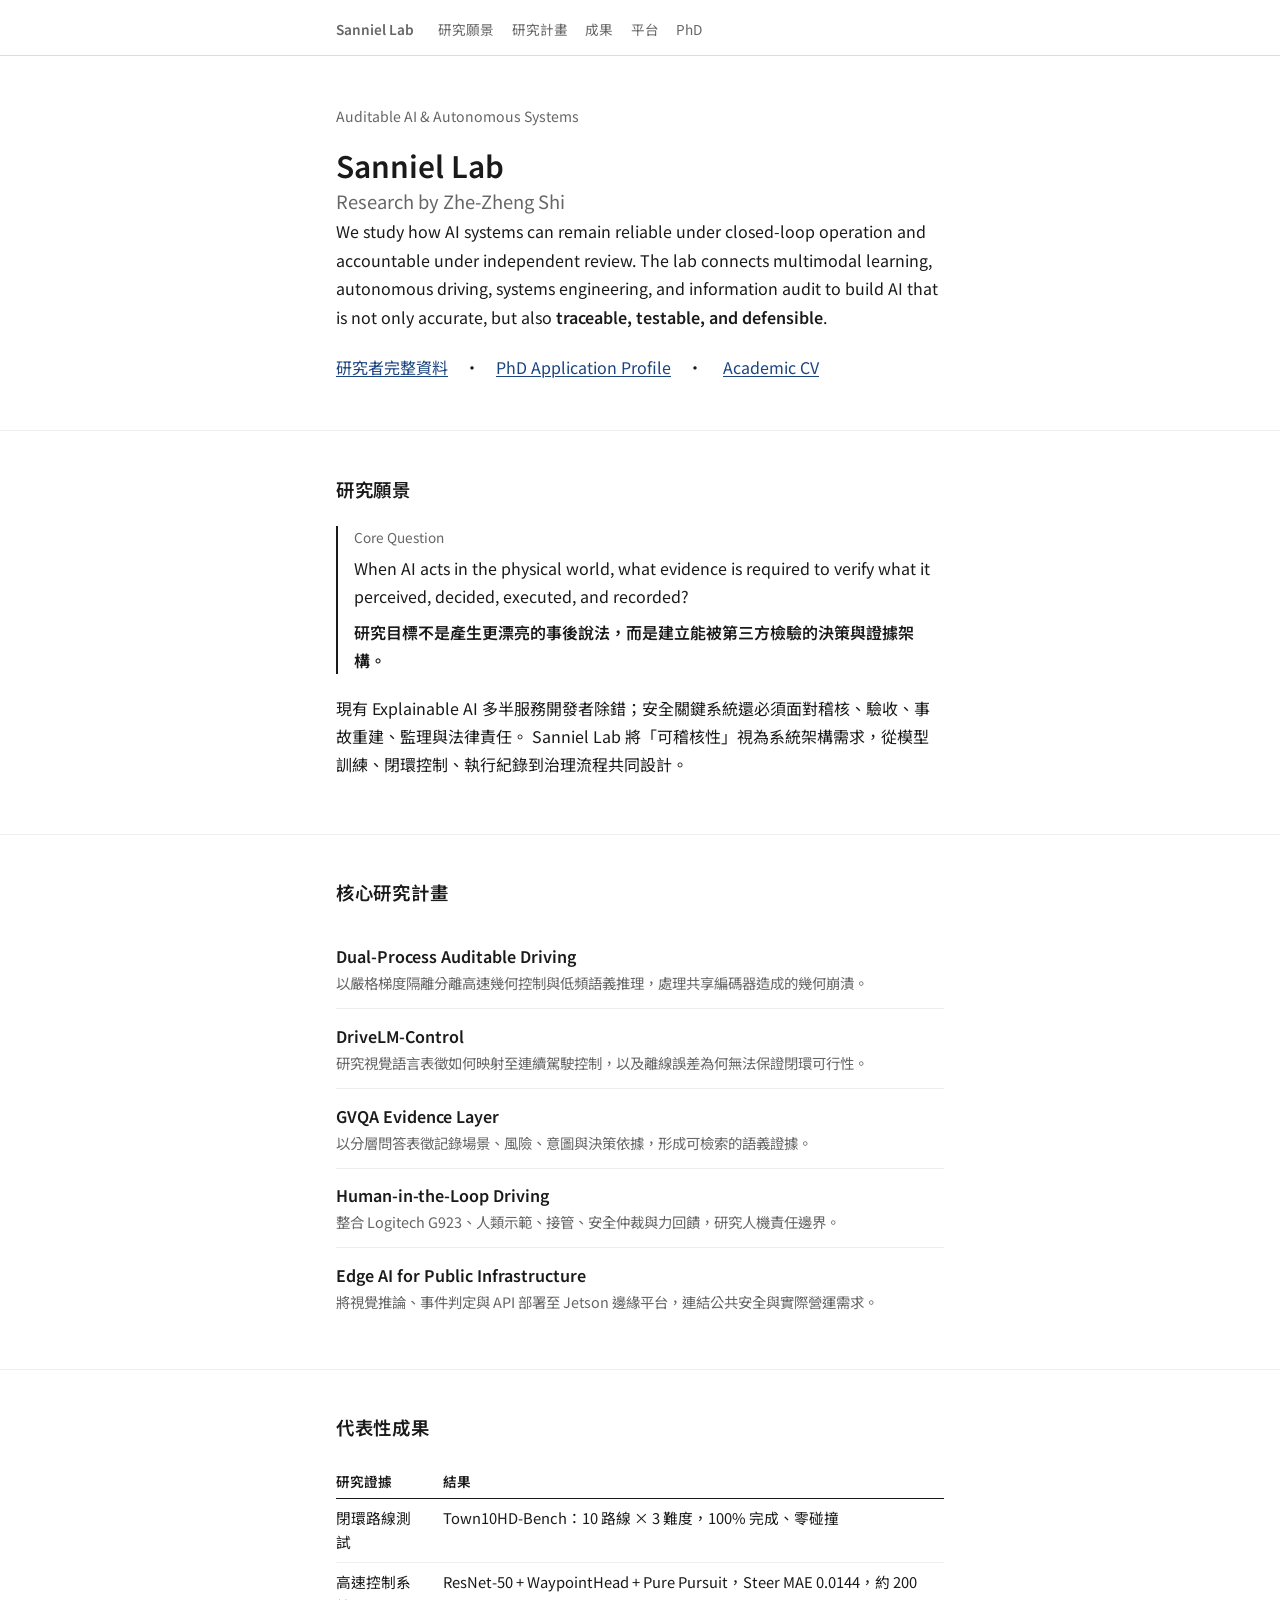
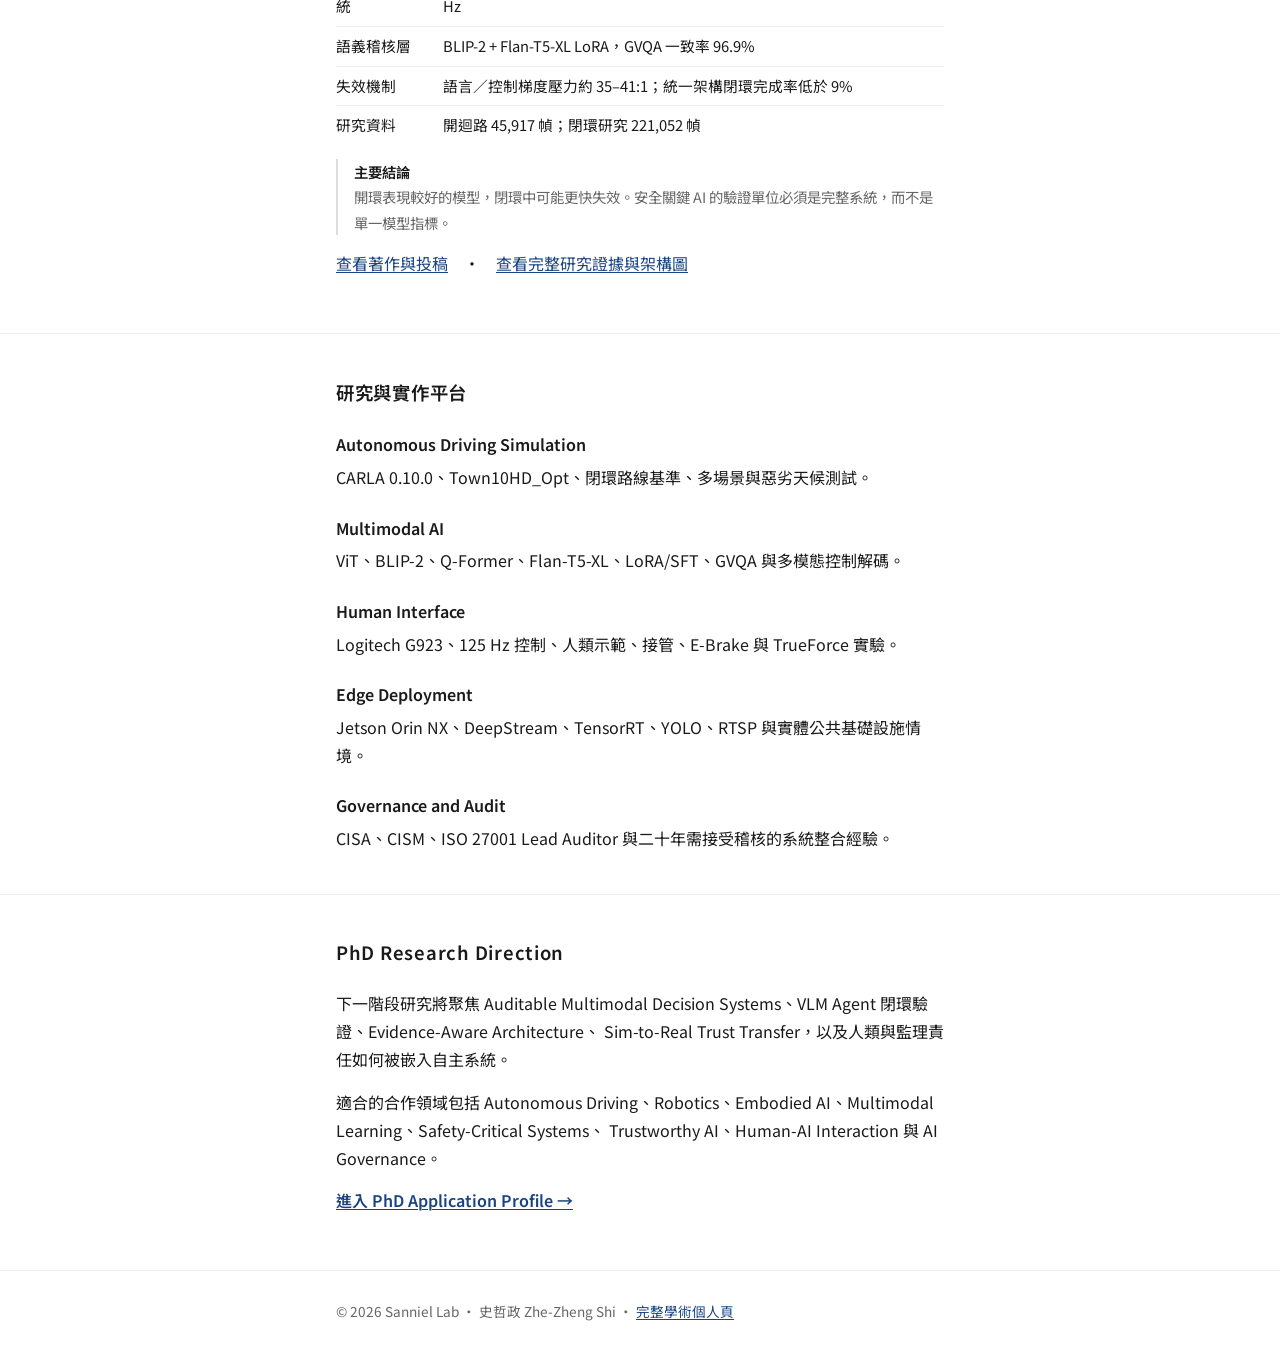
<file: site/lab.html>
<!doctype html>
<html lang="zh-Hant">
  <head>
    <meta charset="utf-8" />
    <meta name="viewport" content="width=device-width, initial-scale=1" />
    <title>Sanniel Lab — Auditable AI & Autonomous Systems</title>
    <meta name="description" content="Sanniel Lab 研究入口：可稽核 AI、多模態自主系統、視覺語言模型、安全關鍵控制與 AI 治理。" />
    <meta name="author" content="史哲政 Zhe-Zheng Shi" />
    <meta property="og:type" content="website" />
    <meta property="og:title" content="Sanniel Lab — Auditable AI & Autonomous Systems" />
    <meta property="og:description" content="Building autonomous systems that are performant, reviewable, contestable, and defensible." />
    <meta property="og:url" content="https://sanniel0315.github.io/sanniel-lab/lab.html" />
    <link rel="preconnect" href="https://fonts.googleapis.com" />
    <link rel="preconnect" href="https://fonts.gstatic.com" crossorigin />
    <link href="https://fonts.googleapis.com/css2?family=Noto+Sans+TC:wght@400;500;700;900&family=IBM+Plex+Mono:wght@400&display=swap" rel="stylesheet" />
    <link rel="stylesheet" href="style.css" />
  </head>
  <body>
    <a class="skip" href="#main">跳至主要內容</a>
    <nav id="nav">
      <div class="nav-inner">
        <a class="nav-name" href="#top">Sanniel Lab</a>
        <ul>
          <li><a href="#vision">研究願景</a></li>
          <li><a href="#programs">研究計畫</a></li>
          <li><a href="#outputs">成果</a></li>
          <li><a href="#platforms">平台</a></li>
          <li><a href="#join">PhD</a></li>
        </ul>
      </div>
    </nav>

    <main id="main">
      <header id="top" class="hero">
        <div class="wrap">
          <p class="eyebrow">Auditable AI & Autonomous Systems</p>
          <h1>Sanniel Lab<span class="latin">Research by Zhe-Zheng Shi</span></h1>
          <p class="lede">
            We study how AI systems can remain reliable under closed-loop operation and accountable under independent review.
            The lab connects multimodal learning, autonomous driving, systems engineering, and information audit to build
            AI that is not only accurate, but also <strong>traceable, testable, and defensible</strong>.
          </p>
          <p class="downloads">
            <a href="index.html">研究者完整資料</a>　·　<a href="phd.html">PhD Application Profile</a>　·　
            <a href="files/shi-zhe-zheng-cv.pdf">Academic CV</a>
          </p>
        </div>
      </header>

      <section id="vision">
        <div class="wrap">
          <h2>研究願景</h2>
          <div class="finding">
            <p class="finding-label">Core Question</p>
            <p class="finding-text">When AI acts in the physical world, what evidence is required to verify what it perceived, decided, executed, and recorded?</p>
            <p class="finding-note">研究目標不是產生更漂亮的事後說法，而是建立能被第三方檢驗的決策與證據架構。</p>
          </div>
          <p>
            現有 Explainable AI 多半服務開發者除錯；安全關鍵系統還必須面對稽核、驗收、事故重建、監理與法律責任。
            Sanniel Lab 將「可稽核性」視為系統架構需求，從模型訓練、閉環控制、執行紀錄到治理流程共同設計。
          </p>
        </div>
      </section>

      <section id="programs">
        <div class="wrap">
          <h2>核心研究計畫</h2>
          <ul class="entries">
            <li>
              <span class="what">Dual-Process Auditable Driving</span>
              <span class="note">以嚴格梯度隔離分離高速幾何控制與低頻語義推理，處理共享編碼器造成的幾何崩潰。</span>
            </li>
            <li>
              <span class="what">DriveLM-Control</span>
              <span class="note">研究視覺語言表徵如何映射至連續駕駛控制，以及離線誤差為何無法保證閉環可行性。</span>
            </li>
            <li>
              <span class="what">GVQA Evidence Layer</span>
              <span class="note">以分層問答表徵記錄場景、風險、意圖與決策依據，形成可檢索的語義證據。</span>
            </li>
            <li>
              <span class="what">Human-in-the-Loop Driving</span>
              <span class="note">整合 Logitech G923、人類示範、接管、安全仲裁與力回饋，研究人機責任邊界。</span>
            </li>
            <li>
              <span class="what">Edge AI for Public Infrastructure</span>
              <span class="note">將視覺推論、事件判定與 API 部署至 Jetson 邊緣平台，連結公共安全與實際營運需求。</span>
            </li>
          </ul>
        </div>
      </section>

      <section id="outputs">
        <div class="wrap">
          <h2>代表性成果</h2>
          <div class="table-wrap">
            <table>
              <thead><tr><th>研究證據</th><th>結果</th></tr></thead>
              <tbody>
                <tr><td>閉環路線測試</td><td>Town10HD-Bench：10 路線 × 3 難度，100% 完成、零碰撞</td></tr>
                <tr><td>高速控制系統</td><td>ResNet-50 + WaypointHead + Pure Pursuit，Steer MAE 0.0144，約 200 Hz</td></tr>
                <tr><td>語義稽核層</td><td>BLIP-2 + Flan-T5-XL LoRA，GVQA 一致率 96.9%</td></tr>
                <tr><td>失效機制</td><td>語言／控制梯度壓力約 35–41:1；統一架構閉環完成率低於 9%</td></tr>
                <tr><td>研究資料</td><td>開迴路 45,917 幀；閉環研究 221,052 幀</td></tr>
              </tbody>
            </table>
          </div>
          <p class="explain"><b>主要結論</b>開環表現較好的模型，閉環中可能更快失效。安全關鍵 AI 的驗證單位必須是完整系統，而不是單一模型指標。</p>
          <p><a href="index.html#publications">查看著作與投稿</a>　·　<a href="index.html#research">查看完整研究證據與架構圖</a></p>
        </div>
      </section>

      <section id="platforms">
        <div class="wrap">
          <h2>研究與實作平台</h2>
          <dl class="concepts">
            <dt>Autonomous Driving Simulation</dt>
            <dd>CARLA 0.10.0、Town10HD_Opt、閉環路線基準、多場景與惡劣天候測試。</dd>
            <dt>Multimodal AI</dt>
            <dd>ViT、BLIP-2、Q-Former、Flan-T5-XL、LoRA/SFT、GVQA 與多模態控制解碼。</dd>
            <dt>Human Interface</dt>
            <dd>Logitech G923、125 Hz 控制、人類示範、接管、E-Brake 與 TrueForce 實驗。</dd>
            <dt>Edge Deployment</dt>
            <dd>Jetson Orin NX、DeepStream、TensorRT、YOLO、RTSP 與實體公共基礎設施情境。</dd>
            <dt>Governance and Audit</dt>
            <dd>CISA、CISM、ISO 27001 Lead Auditor 與二十年需接受稽核的系統整合經驗。</dd>
          </dl>
        </div>
      </section>

      <section id="join">
        <div class="wrap">
          <h2>PhD Research Direction</h2>
          <p>
            下一階段研究將聚焦 Auditable Multimodal Decision Systems、VLM Agent 閉環驗證、Evidence-Aware Architecture、
            Sim-to-Real Trust Transfer，以及人類與監理責任如何被嵌入自主系統。
          </p>
          <p>
            適合的合作領域包括 Autonomous Driving、Robotics、Embodied AI、Multimodal Learning、Safety-Critical Systems、
            Trustworthy AI、Human-AI Interaction 與 AI Governance。
          </p>
          <p><a href="phd.html"><strong>進入 PhD Application Profile →</strong></a></p>
        </div>
      </section>
    </main>

    <footer>
      <div class="wrap"><p>© 2026 Sanniel Lab · 史哲政 Zhe-Zheng Shi · <a href="index.html">完整學術個人頁</a></p></div>
    </footer>
  </body>
</html>
</file>
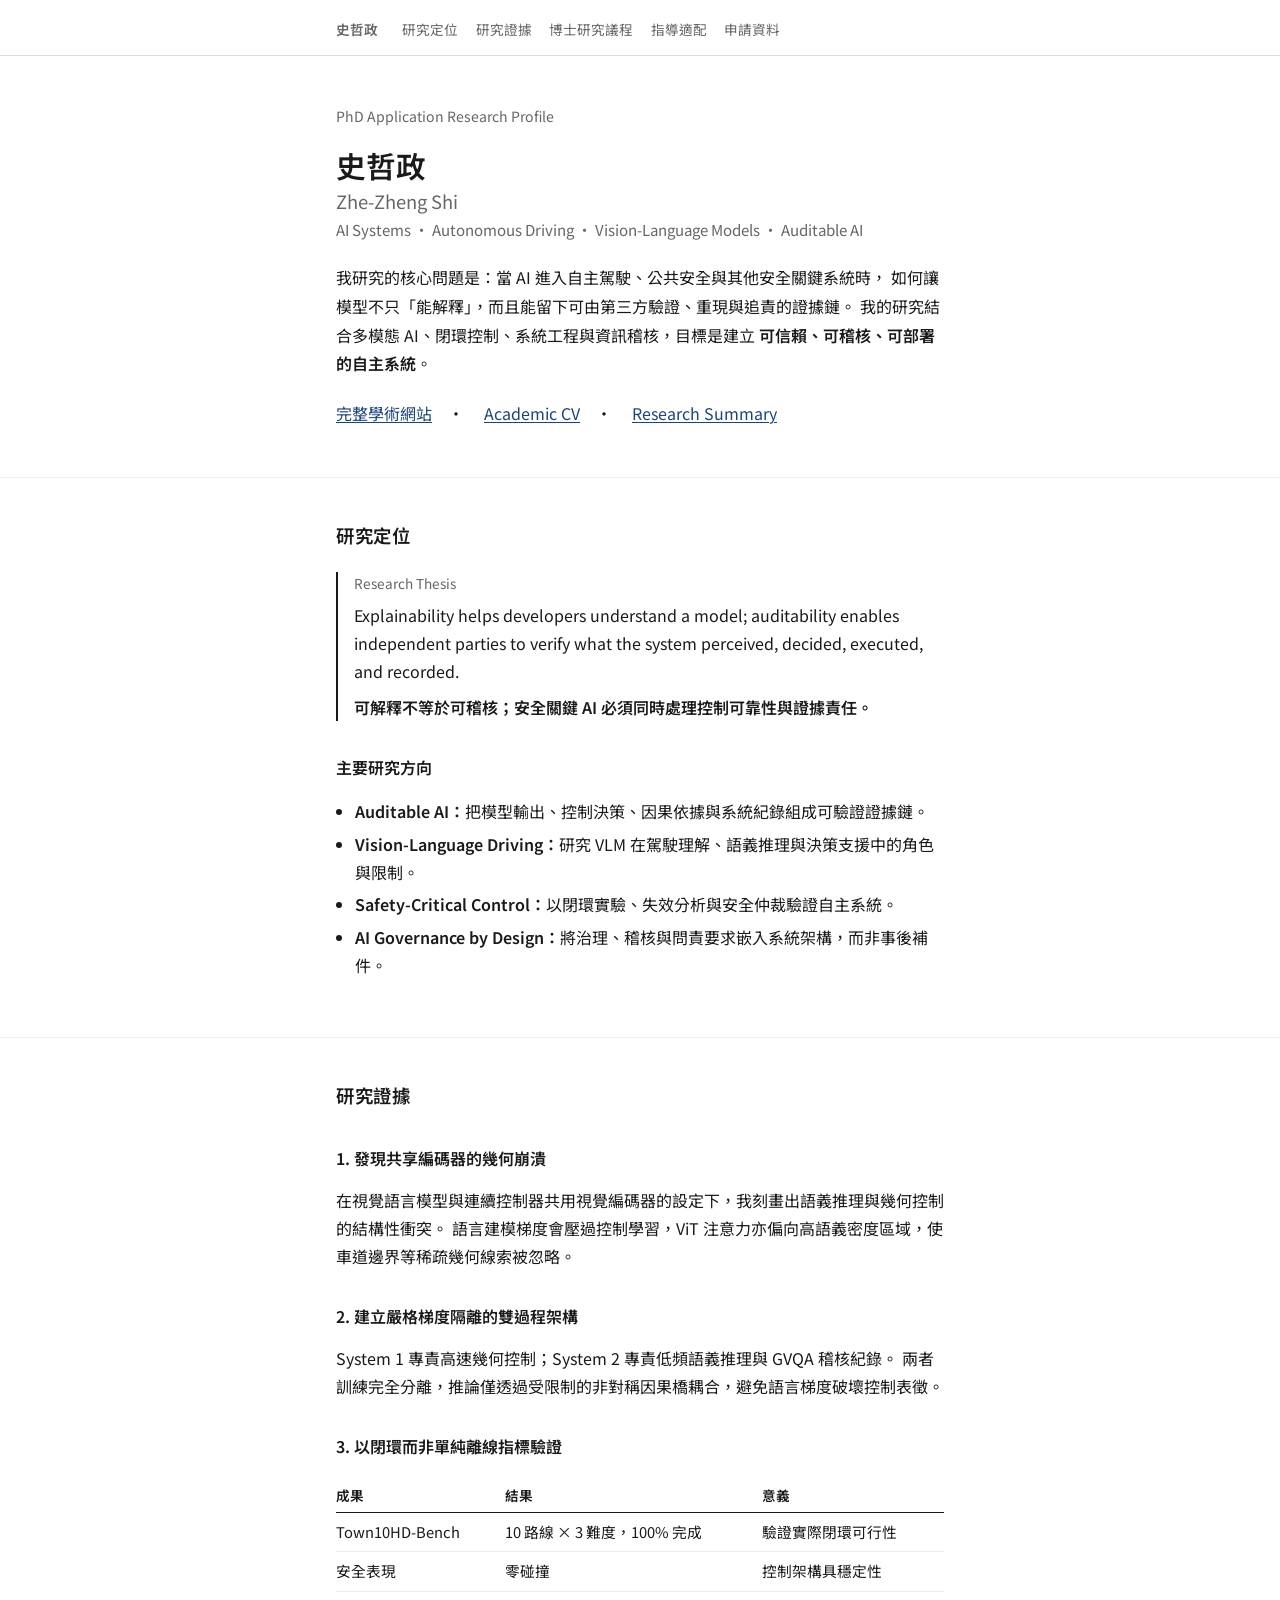
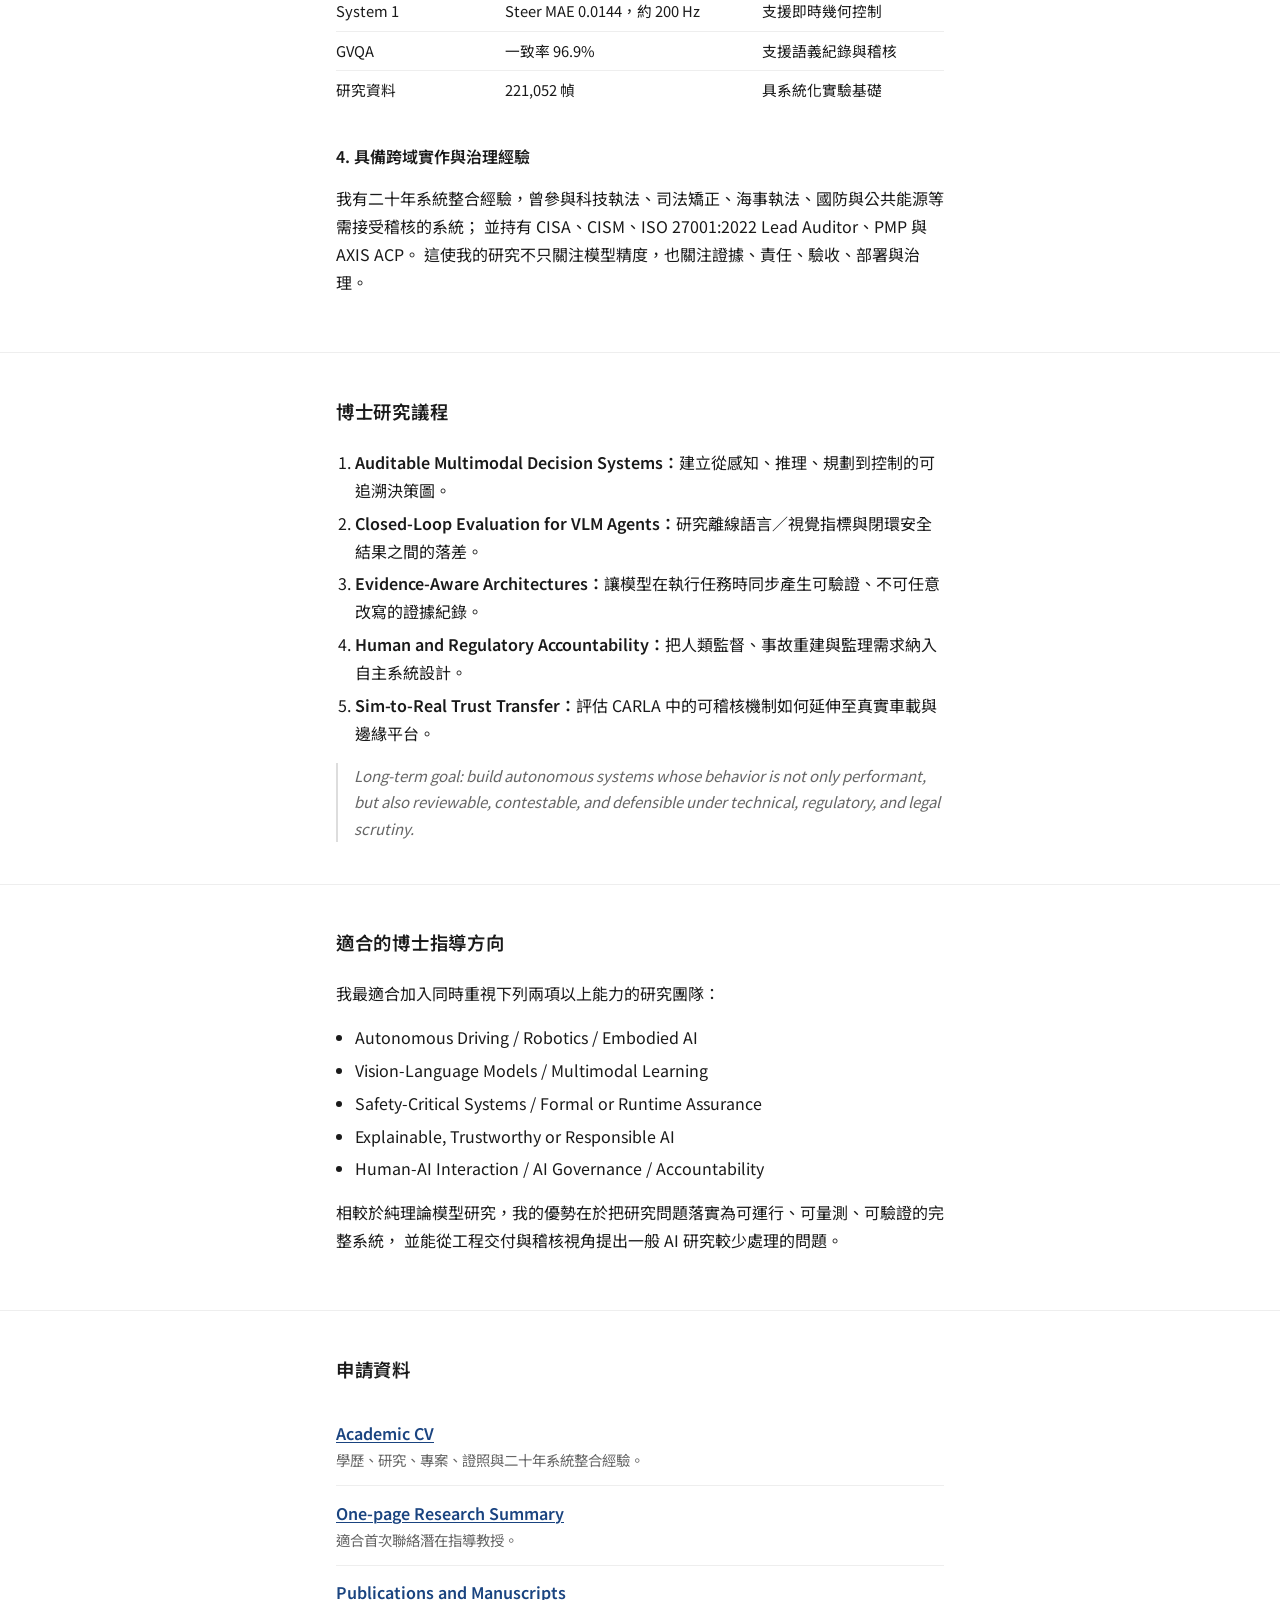
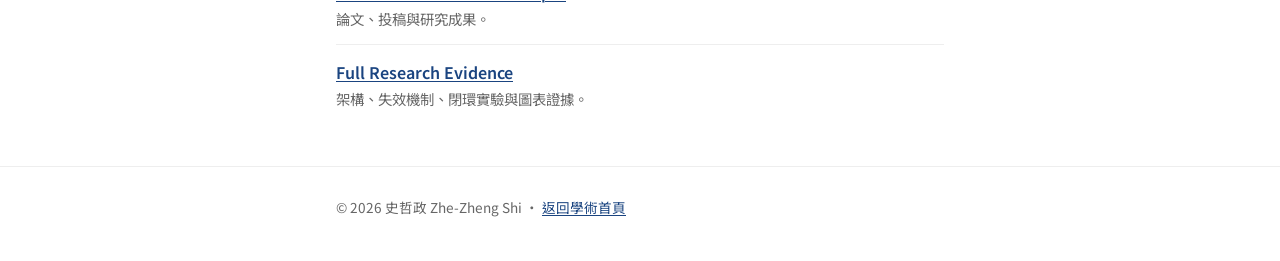
<file: site/phd.html>
<!doctype html>
<html lang="zh-Hant">
  <head>
    <meta charset="utf-8" />
    <meta name="viewport" content="width=device-width, initial-scale=1" />
    <title>PhD Application Profile — 史哲政 Zhe-Zheng Shi</title>
    <meta name="description" content="史哲政的博士班申請研究檔案：可稽核 AI、視覺語言模型、安全關鍵自主系統與自主駕駛。" />
    <meta name="author" content="史哲政 Zhe-Zheng Shi" />
    <link rel="preconnect" href="https://fonts.googleapis.com" />
    <link rel="preconnect" href="https://fonts.gstatic.com" crossorigin />
    <link href="https://fonts.googleapis.com/css2?family=Noto+Sans+TC:wght@400;500;700;900&family=IBM+Plex+Mono:wght@400&display=swap" rel="stylesheet" />
    <link rel="stylesheet" href="style.css" />
  </head>
  <body>
    <a class="skip" href="#main">跳至主要內容</a>
    <nav id="nav">
      <div class="nav-inner">
        <a class="nav-name" href="index.html">史哲政</a>
        <ul>
          <li><a href="#positioning">研究定位</a></li>
          <li><a href="#evidence">研究證據</a></li>
          <li><a href="#agenda">博士研究議程</a></li>
          <li><a href="#fit">指導適配</a></li>
          <li><a href="#materials">申請資料</a></li>
        </ul>
      </div>
    </nav>

    <main id="main">
      <header class="hero" id="top">
        <div class="wrap">
          <p class="eyebrow">PhD Application Research Profile</p>
          <h1>史哲政<span class="latin">Zhe-Zheng Shi</span></h1>
          <p class="affil">AI Systems · Autonomous Driving · Vision-Language Models · Auditable AI</p>
          <p class="lede">
            我研究的核心問題是：當 AI 進入自主駕駛、公共安全與其他安全關鍵系統時，
            如何讓模型不只「能解釋」，而且能留下可由第三方驗證、重現與追責的證據鏈。
            我的研究結合多模態 AI、閉環控制、系統工程與資訊稽核，目標是建立
            <strong>可信賴、可稽核、可部署的自主系統</strong>。
          </p>
          <p class="downloads">
            <a href="index.html">完整學術網站</a>　·　
            <a href="files/shi-zhe-zheng-cv.pdf">Academic CV</a>　·　
            <a href="files/shi-zhe-zheng-research-summary.pdf">Research Summary</a>
          </p>
        </div>
      </header>

      <section id="positioning">
        <div class="wrap">
          <h2>研究定位</h2>
          <div class="finding">
            <p class="finding-label">Research Thesis</p>
            <p class="finding-text">
              Explainability helps developers understand a model; auditability enables independent parties
              to verify what the system perceived, decided, executed, and recorded.
            </p>
            <p class="finding-note">可解釋不等於可稽核；安全關鍵 AI 必須同時處理控制可靠性與證據責任。</p>
          </div>
          <h3>主要研究方向</h3>
          <ul>
            <li><strong>Auditable AI：</strong>把模型輸出、控制決策、因果依據與系統紀錄組成可驗證證據鏈。</li>
            <li><strong>Vision-Language Driving：</strong>研究 VLM 在駕駛理解、語義推理與決策支援中的角色與限制。</li>
            <li><strong>Safety-Critical Control：</strong>以閉環實驗、失效分析與安全仲裁驗證自主系統。</li>
            <li><strong>AI Governance by Design：</strong>將治理、稽核與問責要求嵌入系統架構，而非事後補件。</li>
          </ul>
        </div>
      </section>

      <section id="evidence">
        <div class="wrap">
          <h2>研究證據</h2>
          <h3>1. 發現共享編碼器的幾何崩潰</h3>
          <p>
            在視覺語言模型與連續控制器共用視覺編碼器的設定下，我刻畫出語義推理與幾何控制的結構性衝突。
            語言建模梯度會壓過控制學習，ViT 注意力亦偏向高語義密度區域，使車道邊界等稀疏幾何線索被忽略。
          </p>

          <h3>2. 建立嚴格梯度隔離的雙過程架構</h3>
          <p>
            System 1 專責高速幾何控制；System 2 專責低頻語義推理與 GVQA 稽核紀錄。
            兩者訓練完全分離，推論僅透過受限制的非對稱因果橋耦合，避免語言梯度破壞控制表徵。
          </p>

          <h3>3. 以閉環而非單純離線指標驗證</h3>
          <div class="table-wrap">
            <table>
              <thead><tr><th>成果</th><th>結果</th><th>意義</th></tr></thead>
              <tbody>
                <tr><td>Town10HD-Bench</td><td>10 路線 × 3 難度，100% 完成</td><td>驗證實際閉環可行性</td></tr>
                <tr><td>安全表現</td><td>零碰撞</td><td>控制架構具穩定性</td></tr>
                <tr><td>System 1</td><td>Steer MAE 0.0144，約 200 Hz</td><td>支援即時幾何控制</td></tr>
                <tr><td>GVQA</td><td>一致率 96.9%</td><td>支援語義紀錄與稽核</td></tr>
                <tr><td>研究資料</td><td>221,052 幀</td><td>具系統化實驗基礎</td></tr>
              </tbody>
            </table>
          </div>

          <h3>4. 具備跨域實作與治理經驗</h3>
          <p>
            我有二十年系統整合經驗，曾參與科技執法、司法矯正、海事執法、國防與公共能源等需接受稽核的系統；
            並持有 CISA、CISM、ISO 27001:2022 Lead Auditor、PMP 與 AXIS ACP。
            這使我的研究不只關注模型精度，也關注證據、責任、驗收、部署與治理。
          </p>
        </div>
      </section>

      <section id="agenda">
        <div class="wrap">
          <h2>博士研究議程</h2>
          <ol>
            <li><strong>Auditable Multimodal Decision Systems：</strong>建立從感知、推理、規劃到控制的可追溯決策圖。</li>
            <li><strong>Closed-Loop Evaluation for VLM Agents：</strong>研究離線語言／視覺指標與閉環安全結果之間的落差。</li>
            <li><strong>Evidence-Aware Architectures：</strong>讓模型在執行任務時同步產生可驗證、不可任意改寫的證據紀錄。</li>
            <li><strong>Human and Regulatory Accountability：</strong>把人類監督、事故重建與監理需求納入自主系統設計。</li>
            <li><strong>Sim-to-Real Trust Transfer：</strong>評估 CARLA 中的可稽核機制如何延伸至真實車載與邊緣平台。</li>
          </ol>
          <blockquote>
            Long-term goal: build autonomous systems whose behavior is not only performant, but also reviewable,
            contestable, and defensible under technical, regulatory, and legal scrutiny.
          </blockquote>
        </div>
      </section>

      <section id="fit">
        <div class="wrap">
          <h2>適合的博士指導方向</h2>
          <p>我最適合加入同時重視下列兩項以上能力的研究團隊：</p>
          <ul>
            <li>Autonomous Driving / Robotics / Embodied AI</li>
            <li>Vision-Language Models / Multimodal Learning</li>
            <li>Safety-Critical Systems / Formal or Runtime Assurance</li>
            <li>Explainable, Trustworthy or Responsible AI</li>
            <li>Human-AI Interaction / AI Governance / Accountability</li>
          </ul>
          <p>
            相較於純理論模型研究，我的優勢在於把研究問題落實為可運行、可量測、可驗證的完整系統，
            並能從工程交付與稽核視角提出一般 AI 研究較少處理的問題。
          </p>
        </div>
      </section>

      <section id="materials">
        <div class="wrap">
          <h2>申請資料</h2>
          <ul class="entries">
            <li><span class="what"><a href="files/shi-zhe-zheng-cv.pdf">Academic CV</a></span><span class="note">學歷、研究、專案、證照與二十年系統整合經驗。</span></li>
            <li><span class="what"><a href="files/shi-zhe-zheng-research-summary.pdf">One-page Research Summary</a></span><span class="note">適合首次聯絡潛在指導教授。</span></li>
            <li><span class="what"><a href="index.html#publications">Publications and Manuscripts</a></span><span class="note">論文、投稿與研究成果。</span></li>
            <li><span class="what"><a href="index.html#research">Full Research Evidence</a></span><span class="note">架構、失效機制、閉環實驗與圖表證據。</span></li>
          </ul>
        </div>
      </section>
    </main>

    <footer><div class="wrap"><p>© 2026 史哲政 Zhe-Zheng Shi · <a href="index.html">返回學術首頁</a></p></div></footer>
  </body>
</html>
</file>
<file: site/style.css>
/* ═══════════════════════════════════════════════════════════════════════════
   史哲政 — 學術個人頁

   排版邏輯參照歐美教授／實驗室成員頁：讀者是審查委員，
   注意力應落在研究內容本身，不是設計。

   全站只用三種視覺手段：字級、留白、細線。
   沒有色塊、沒有填色按鈕、沒有圓角卡片、沒有圖示裝飾。
   唯一的顏色用在連結，且一律加底線 —— 只靠顏色區分連結，
   色弱使用者看不出來。

   中文用無襯線體：螢幕上的中文明體在小字級下筆畫過細，
   長文閱讀反而吃力，與拉丁字母的情況相反。
   ═══════════════════════════════════════════════════════════════════════════ */

:root {
  --bg: #ffffff;
  --text: #1a1a1a;
  --muted: #666666;
  --rule: #eeeeee;
  --rule-strong: #dddddd;
  --link: #1a4480;

  --sans:
    "Noto Sans TC", -apple-system, BlinkMacSystemFont, "Segoe UI", Roboto,
    "Helvetica Neue", Arial, sans-serif;
  --mono: "IBM Plex Mono", ui-monospace, SFMono-Regular, Consolas, monospace;

  --measure: 42rem;
  --gap: clamp(1.25rem, 5vw, 2rem);
}

* {
  box-sizing: border-box;
}

html {
  scroll-behavior: smooth;
  scroll-padding-top: 3.5rem;
  -webkit-text-size-adjust: 100%;
}

body {
  margin: 0;
  background: var(--bg);
  color: var(--text);
  font-family: var(--sans);
  font-size: 1rem;
  font-weight: 400;
  line-height: 1.75;
  -webkit-font-smoothing: antialiased;
}

.wrap {
  max-width: var(--measure);
  margin: 0 auto;
  padding: 0 var(--gap);
}

.skip {
  position: absolute;
  left: -9999px;
}
.skip:focus {
  left: 1rem;
  top: 1rem;
  z-index: 100;
  padding: 0.5rem 0.9rem;
  background: var(--bg);
  border: 1px solid var(--text);
}

a:focus-visible,
summary:focus-visible {
  outline: 2px solid var(--link);
  outline-offset: 2px;
}

/* ── 連結 ─────────────────────────────────────────────────────────────────── */

a {
  color: var(--link);
  text-decoration: underline;
  text-underline-offset: 2px;
  text-decoration-thickness: 1px;
}
a:hover {
  text-decoration-thickness: 2px;
}

/* ── 導覽 ─────────────────────────────────────────────────────────────────── */

#nav {
  position: sticky;
  top: 0;
  z-index: 10;
  background: var(--bg);
  border-bottom: 1px solid var(--rule-strong);
}

.nav-inner {
  max-width: var(--measure);
  margin: 0 auto;
  padding: 0.55rem var(--gap);
  display: flex;
  align-items: baseline;
  gap: 1.5rem;
}

.nav-name {
  font-size: 0.9rem;
  font-weight: 600;
  color: var(--text);
  text-decoration: none;
  white-space: nowrap;
}

#nav ul {
  display: flex;
  gap: 1.1rem;
  margin: 0;
  padding: 0;
  list-style: none;
  overflow-x: auto;
  scrollbar-width: none;
}
#nav ul::-webkit-scrollbar {
  display: none;
}

#nav a {
  color: var(--muted);
  text-decoration: none;
  font-size: 0.85rem;
  white-space: nowrap;
}
#nav a:hover,
#nav a.current {
  color: var(--text);
}

/* ── 首屏 ─────────────────────────────────────────────────────────────────── */

.hero {
  padding: 3rem 0 2.2rem;
  border-bottom: 1px solid var(--rule);
}

.hero h1 {
  margin: 0 0 0.2rem;
  font-size: 1.85rem;
  font-weight: 600;
  line-height: 1.35;
}
.hero h1 .latin {
  display: block;
  margin-top: 0.15rem;
  font-size: 0.62em;
  font-weight: 400;
  color: var(--muted);
}

.eyebrow {
  margin: 0 0 1.1rem;
  font-size: 0.88rem;
  color: var(--muted);
}

.affil {
  margin: 0 0 1.3rem;
  font-size: 0.94rem;
  color: var(--muted);
  line-height: 1.7;
}

.lede {
  margin: 0 0 1.3rem;
  line-height: 1.8;
}

/* 三份申請文件。框線而非填色 —— 與「沒有填色按鈕」的原則一致，
   但要一眼看出是可點的東西，不能再是一行灰色小字。
   有框線就不只靠顏色區分，因此這裡不加底線。 */
.docs {
  display: flex;
  flex-wrap: wrap;
  gap: 0.6rem;
  margin: 0;
}
.docs a {
  display: flex;
  flex-direction: column;
  flex: 1 1 11rem;
  padding: 0.55rem 0.8rem;
  border: 1px solid var(--link);
  color: var(--link);
  font-weight: 600;
  line-height: 1.4;
  text-decoration: none;
}
.docs a span {
  margin-top: 0.15rem;
  font-size: 0.8rem;
  font-weight: 400;
  color: var(--muted);
}
.docs a:hover,
.docs a:focus-visible {
  background: #f3f6fa;
}

/* ── 博士研究方向 ─────────────────────────────────────────────────────────── */
/* 全站最顯眼的區塊，但顯眼只靠字級與粗線，不靠色塊。 */

.direction {
  margin-top: -1px; /* 蓋掉首屏的細底線，否則細線與粗線會疊成一條 */
  border-top: 3px solid var(--text);
  border-bottom: 3px solid var(--text);
}
.direction-kicker {
  margin: 0 0 0.5rem;
  font-family: var(--mono);
  font-size: 0.8rem;
  letter-spacing: 0.06em;
  text-transform: uppercase;
  color: var(--muted);
}
.direction-title {
  margin: 0 0 0.7rem;
  font-size: 1.5rem;
  font-weight: 700;
  line-height: 1.3;
  letter-spacing: 0;
}
.direction-sub {
  margin: 0;
  font-size: 1.05rem;
  font-style: italic;
}
.direction-zh {
  margin: 0.2rem 0 1.4rem;
  color: var(--muted);
}
.arc {
  margin: 0;
  padding: 0;
  list-style: none;
  counter-reset: arc;
}
.arc li {
  margin: 0;
  padding: 0.75rem 0 0.75rem 2.2rem;
  border-top: 1px solid var(--rule-strong);
  position: relative;
  counter-increment: arc;
}
.arc li::before {
  content: counter(arc);
  position: absolute;
  left: 0;
  top: 0.75rem;
  font-family: var(--mono);
  font-weight: 600;
}
.arc-step {
  display: block;
  font-weight: 700;
}
.direction-more {
  margin: 1rem 0 0;
  font-size: 0.92rem;
}

/* ── 區塊 ─────────────────────────────────────────────────────────────────── */

section {
  padding: 2.6rem 0;
  border-bottom: 1px solid var(--rule);
}
section:last-of-type {
  border-bottom: none;
}

h2 {
  margin: 0 0 1.3rem;
  font-size: 1.15rem;
  font-weight: 600;
  letter-spacing: 0.04em;
}

h3 {
  margin: 2rem 0 0.6rem;
  font-size: 1rem;
  font-weight: 600;
}

h4 {
  margin: 1.4rem 0 0.35rem;
  font-size: 0.9rem;
  font-weight: 600;
  color: var(--muted);
}

p {
  margin: 0.9rem 0;
}

strong {
  font-weight: 600;
}

/* ── 條列 ─────────────────────────────────────────────────────────────────── */

ul,
ol {
  padding-left: 1.2rem;
}
li {
  margin: 0.3rem 0;
}

.conditions {
  margin: 0.9rem 0;
  padding-left: 1.4rem;
}
.conditions li {
  margin: 0.45rem 0;
}

/* ── 概念定義 ─────────────────────────────────────────────────────────────── */

.concepts {
  margin: 1rem 0 0;
}
.concepts dt {
  margin: 1.4rem 0 0.3rem;
  font-weight: 600;
}
.concepts dd {
  margin: 0;
}

/* ── 履歷條目：年份 + 標題 + 一行說明，細線分隔 ───────────────────────────── */

.entries {
  margin: 0.8rem 0 0;
  padding: 0;
  list-style: none;
}
.entries > li {
  margin: 0;
  padding: 0.8rem 0;
  border-bottom: 1px solid var(--rule);
}
.entries > li:last-child {
  border-bottom: none;
}

.entries .when {
  display: block;
  font-size: 0.85rem;
  color: var(--muted);
  font-variant-numeric: tabular-nums;
}
.entries .what {
  font-weight: 600;
}
.entries .role {
  color: var(--muted);
}
.entries .note {
  display: block;
  font-size: 0.9rem;
  color: var(--muted);
}

/* ── 著作 ─────────────────────────────────────────────────────────────────── */

.pub {
  padding: 1.1rem 0;
  border-bottom: 1px solid var(--rule);
}
.pub:last-of-type {
  border-bottom: none;
}

.pub-kind {
  margin: 0 0 0.3rem;
  font-size: 0.85rem;
  color: var(--muted);
}

.pub h3 {
  margin: 0 0 0.25rem;
  font-size: 1rem;
  font-weight: 600;
  line-height: 1.55;
}

.pub-en {
  margin: 0 0 0.35rem;
  font-size: 0.92rem;
  font-style: italic;
  color: var(--muted);
}

.pub-meta {
  margin: 0 0 0.5rem;
  font-size: 0.9rem;
  line-height: 1.7;
  color: var(--muted);
}

.pub-keywords {
  margin: 0.5rem 0 0;
  font-size: 0.86rem;
  color: var(--muted);
}

blockquote {
  margin: 0.8rem 0 0;
  padding-left: 1rem;
  border-left: 2px solid var(--rule-strong);
  font-size: 0.94rem;
  font-style: italic;
  color: var(--muted);
}

/* ── 表格 ─────────────────────────────────────────────────────────────────── */

.table-wrap {
  margin: 1.1rem 0 0.5rem;
  overflow-x: auto;
  -webkit-overflow-scrolling: touch;
}

table {
  width: 100%;
  border-collapse: collapse;
  font-size: 0.92rem;
  line-height: 1.65;
}

th {
  text-align: left;
  padding: 0.35rem 1.1rem 0.35rem 0;
  border-bottom: 1px solid var(--text);
  font-size: 0.85rem;
  font-weight: 600;
  white-space: nowrap;
}

td {
  padding: 0.45rem 1.1rem 0.45rem 0;
  border-bottom: 1px solid var(--rule);
  vertical-align: top;
}
tr:last-child td {
  border-bottom: none;
}
.data td:not(:first-child) {
  font-variant-numeric: tabular-nums;
}

.caption,
figcaption {
  margin: 0.5rem 0 0;
  font-size: 0.87rem;
  line-height: 1.7;
  color: var(--muted);
}

/* ── 註解：解釋容易被誤讀的數字 ───────────────────────────────────────────── */

.explain {
  margin: 0.9rem 0 0;
  padding-left: 1rem;
  border-left: 2px solid var(--rule-strong);
  font-size: 0.9rem;
  line-height: 1.75;
  color: var(--muted);
}
.explain b {
  display: block;
  color: var(--text);
  font-weight: 600;
}

/* ── 圖 ───────────────────────────────────────────────────────────────────── */

.fig,
.evidence {
  margin: 1.4rem 0 0.5rem;
}
.fig img,
.evidence img {
  display: block;
  width: 100%;
  height: auto;
  border: 1px solid var(--rule-strong);
}
.evidence > a {
  display: block;
  line-height: 0;
}
.fig figcaption b {
  display: block;
  color: var(--text);
  font-weight: 600;
}
.mono {
  font-family: var(--mono);
  font-size: 0.9em;
}

/* ── 摺疊 ─────────────────────────────────────────────────────────────────── */

details {
  margin: 1.1rem 0 0;
}
summary {
  cursor: pointer;
  font-size: 0.9rem;
  color: var(--muted);
}
summary:hover {
  color: var(--text);
}
details ul {
  margin: 0.6rem 0 0;
  font-size: 0.9rem;
  color: var(--muted);
}

/* ── 聯絡 ─────────────────────────────────────────────────────────────────── */

.contact {
  margin: 0;
  padding: 0;
  list-style: none;
}
.contact li {
  display: flex;
  gap: 1rem;
  padding: 0.45rem 0;
  border-bottom: 1px solid var(--rule);
  font-size: 0.94rem;
}
.contact li:last-child {
  border-bottom: none;
}
.contact span {
  flex: 0 0 5rem;
  color: var(--muted);
  font-size: 0.88rem;
}
.contact a {
  word-break: break-all;
}

/* ── 頁尾 ─────────────────────────────────────────────────────────────────── */

footer {
  padding: 1.8rem 0 2.6rem;
  border-top: 1px solid var(--rule);
  font-size: 0.85rem;
  color: var(--muted);
}
footer p {
  margin: 0;
}

/* ── 手機 ─────────────────────────────────────────────────────────────────── */

@media (max-width: 640px) {
  body {
    font-size: 0.97rem;
  }
  .hero h1 {
    font-size: 1.6rem;
  }
  .direction-title {
    font-size: 1.3rem;
  }
  .contact li {
    flex-direction: column;
    gap: 0.1rem;
  }
  .contact span {
    flex: none;
  }
}

@media (prefers-reduced-motion: reduce) {
  html {
    scroll-behavior: auto;
  }
}

@media print {
  #nav,
  footer {
    display: none;
  }
  body {
    font-size: 10.5pt;
  }
  section {
    page-break-inside: avoid;
  }
  a {
    color: #000;
  }
}

/* ── 強調段落 ─────────────────────────────────────────────────────────────── */
/* 原本是深色色塊。學術頁不用色塊區隔重點 —— 用一條細線與字重就夠，
   讀者的注意力該留在句子本身。 */

.finding,
.claim {
  margin: 1.2rem 0;
  padding-left: 1rem;
  border-left: 2px solid var(--text);
}
.finding-label {
  margin: 0 0 0.3rem;
  font-size: 0.85rem;
  color: var(--muted);
}
.finding-text {
  margin: 0;
}
.finding-note {
  margin: 0.5rem 0 0;
  font-weight: 600;
}
.claim {
  margin: 1.2rem 0;
  font-weight: 600;
}

/* ── 職涯軌跡 ─────────────────────────────────────────────────────────────── */

.trajectory {
  margin: 1.1rem 0 0;
  font-size: 0.9rem;
  color: var(--muted);
  line-height: 1.9;
}

/* ── 專案與獎項 ───────────────────────────────────────────────────────────── */

.projects h4 {
  margin: 1.3rem 0 0.2rem;
}
.projects ul,
.awards {
  margin: 0.2rem 0 0;
  font-size: 0.94rem;
  line-height: 1.8;
}

/* ── 證照分組 ─────────────────────────────────────────────────────────────── */

.cred {
  margin: 1.2rem 0;
}
.cred h3 {
  margin: 0 0 0.3rem;
  font-size: 0.94rem;
}
.cred ul {
  margin: 0;
  font-size: 0.94rem;
  line-height: 1.8;
}
</file>
